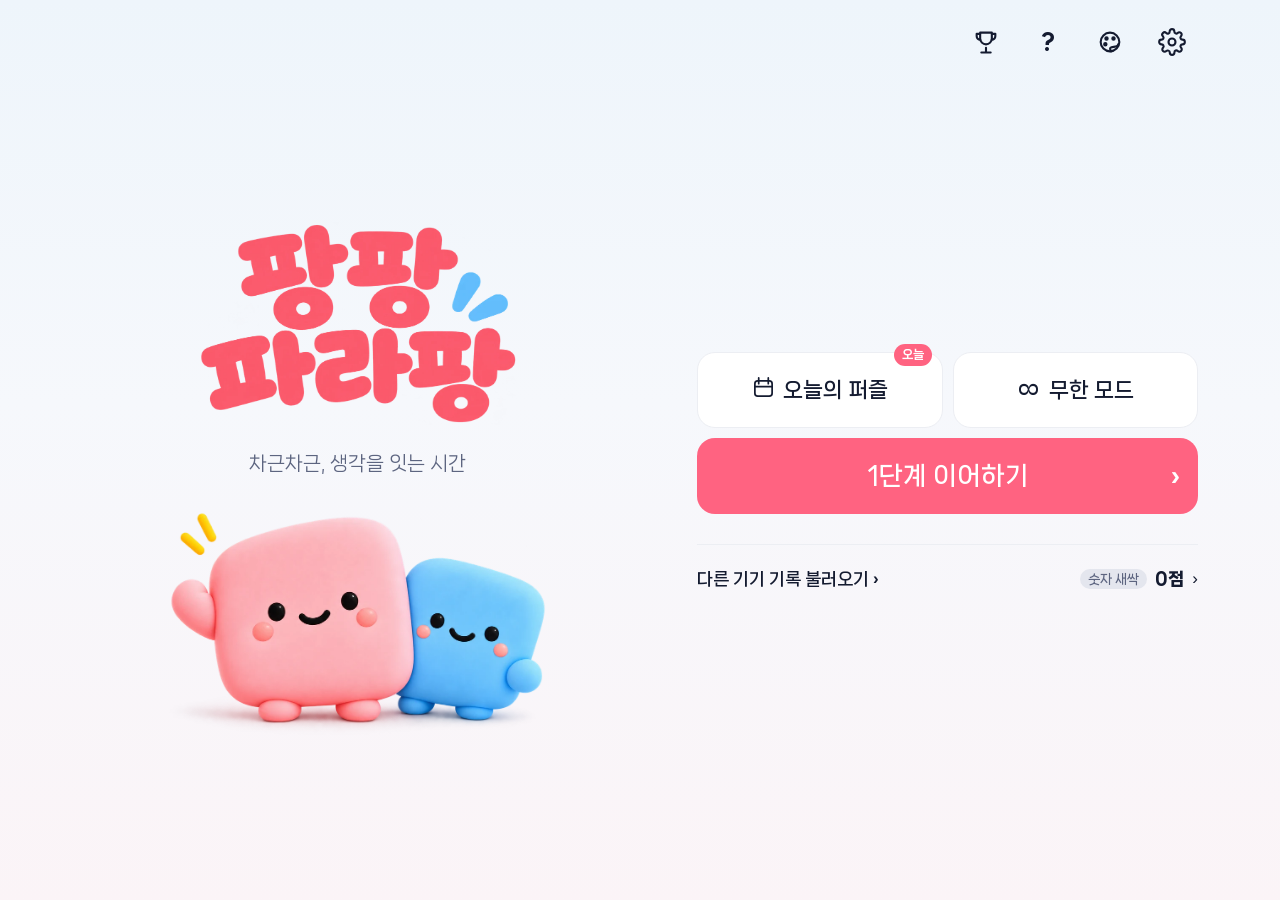
<file: index.html>
<!doctype html><html lang="ko"><head><meta charset="utf-8">
<meta name="viewport" content="width=device-width,initial-scale=1">
<title>팡팡파라팡</title>
<link rel="icon" type="image/png" href="app/src/main/assets/favicon-32.png"><link rel="apple-touch-icon" href="app/src/main/assets/apple-touch-icon.png">
<meta http-equiv="refresh" content="0; url=app/src/main/assets/index.html">
<script>location.replace('app/src/main/assets/index.html'+location.search)</script>
</head><body style="font-family:sans-serif;text-align:center;padding:40px">
<p><a href="app/src/main/assets/index.html">팡팡파라팡 시작하기</a></p>
</body></html>
</file>
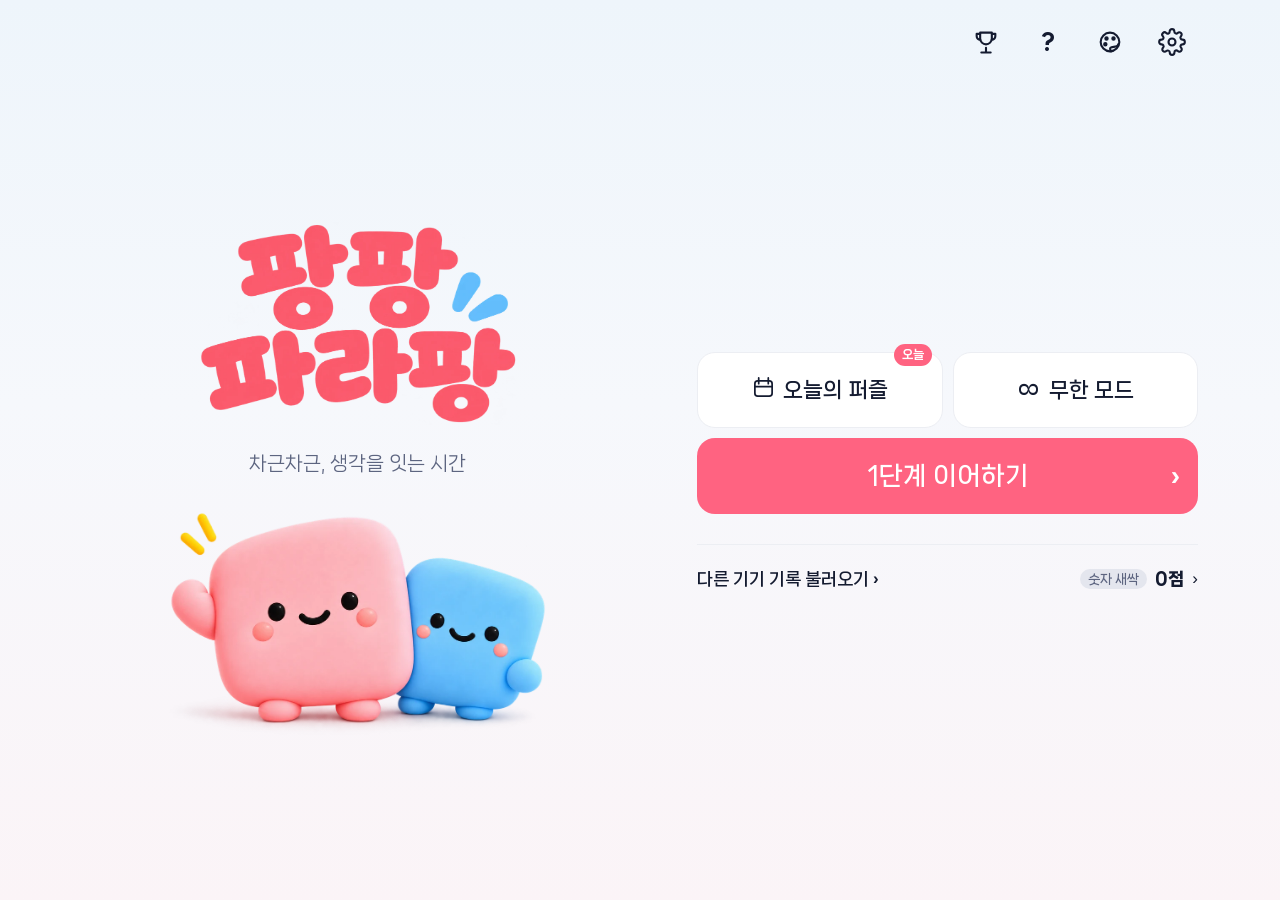
<file: app/src/main/assets/index.html>
<!doctype html><html lang="ko"><head><meta charset="utf-8"><meta name="viewport" content="width=device-width,initial-scale=1,viewport-fit=cover,user-scalable=no">
<title>팡팡파라팡</title>
<link rel="icon" type="image/png" sizes="32x32" href="favicon-32.png"><link rel="icon" type="image/png" sizes="192x192" href="icon-192.png"><link rel="apple-touch-icon" href="apple-touch-icon.png"><link rel="manifest" href="manifest.webmanifest"><meta name="apple-mobile-web-app-title" content="팡팡파라팡"><meta name="theme-color" content="#eef5fb">
<meta name="claude:viewport-fit-sides" content="cover">
<style id="fonts">@font-face{font-family:'NanumSquareNeo';font-weight:400;font-display:block;src:url([data-uri]) format('woff2')}
@font-face{font-family:'NanumSquareNeo';font-weight:700;font-display:block;src:url([data-uri]) format('woff2')}
@font-face{font-family:'NanumSquareNeo';font-weight:800;font-display:block;src:url([data-uri]) format('woff2')}
@font-face{font-family:'NanumSquareNeo';font-weight:900;font-display:block;src:url([data-uri]) format('woff2')}</style>
<style>
/* Layout: one-column phone app on a quiet lavender-gray ground. Flat rounded-square blocks:
   coral = plus, blue = minus, lavender = zero. NanumSquare Neo throughout (heavy for numbers); the title is a hand-built SVG logo (build/logo.py). */
:root{
  --bg:#F6F5FA; --surface:#FFFFFF; --ink:#26262F; --muted:#787887; --line:#E8E6F0;
  --pos:#F56A55; --pos-ink:#FFFFFF; --pos-deep:#D9533F;
  --neg:#4C8FF0; --neg-ink:#FFFFFF; --neg-deep:#3474D2;
  --zero:#E6E1F8; --zero-ink:#5A4DA6; --zero-deep:#CFC6EE;
  --plum-deep:#111118; --ok:#18A874; --ok-soft:#DDF4EA; --bad:#E5484D; --sel:#26262F; --accent:#26262F;
  --star:#FFC233; --lg1:#F56A55; --lg1d:#D9533F; --lg2:#F5A623; --lg2d:#D88A0E; --lg3:#26262F; --lg3d:#0E0E14; --lg4:#4C8FF0; --lg4d:#3474D2; --scrim:rgba(20,20,30,.45); --soft-shadow:0 1px 2px rgba(30,30,50,.05);
  --btn-shadow:0 6px 16px rgba(40,40,80,.09),0 1px 3px rgba(40,40,80,.05); --btn-shadow-press:0 2px 6px rgba(40,40,80,.08);
  --display:"NanumSquareNeo","Apple SD Gothic Neo","Malgun Gothic",sans-serif;
  --body:"NanumSquareNeo","Apple SD Gothic Neo","Malgun Gothic","Noto Sans KR",sans-serif;
}
@media (prefers-color-scheme: dark){:root:not([data-theme="light"]){
  --bg:#16161D; --surface:#22222C; --ink:#F3F2F8; --muted:#A3A2B2; --line:#30303D;
  --pos:#FF7A64; --pos-ink:#FFFFFF; --pos-deep:#C9503D;
  --neg:#5C9BFF; --neg-ink:#FFFFFF; --neg-deep:#346FCC;
  --zero:#3B3656; --zero-ink:#D7CFFF; --zero-deep:#2A2640;
  --plum-deep:#000000; --ok:#3DD69A; --ok-soft:#1C3D31; --bad:#FF6B70; --sel:#F3F2F8; --accent:#F3F2F8;
  --star:#FFCC4D; --lg1:#FF7A64; --lg1d:#C9503D; --lg2:#FFB23E; --lg2d:#C98712; --lg3:#F3F2F8; --lg3d:#8F8DA3; --lg4:#5C9BFF; --lg4d:#346FCC; --scrim:rgba(0,0,0,.6); --soft-shadow:none; --btn-shadow:0 6px 16px rgba(0,0,0,.28); --btn-shadow-press:0 2px 6px rgba(0,0,0,.25); color-scheme:dark}}
:root[data-theme="dark"]{
  --bg:#16161D; --surface:#22222C; --ink:#F3F2F8; --muted:#A3A2B2; --line:#30303D;
  --pos:#FF7A64; --pos-ink:#FFFFFF; --pos-deep:#C9503D;
  --neg:#5C9BFF; --neg-ink:#FFFFFF; --neg-deep:#346FCC;
  --zero:#3B3656; --zero-ink:#D7CFFF; --zero-deep:#2A2640;
  --plum-deep:#000000; --ok:#3DD69A; --ok-soft:#1C3D31; --bad:#FF6B70; --sel:#F3F2F8; --accent:#F3F2F8;
  --star:#FFCC4D; --lg1:#FF7A64; --lg1d:#C9503D; --lg2:#FFB23E; --lg2d:#C98712; --lg3:#F3F2F8; --lg3d:#8F8DA3; --lg4:#5C9BFF; --lg4d:#346FCC; --scrim:rgba(0,0,0,.6); --soft-shadow:none; --btn-shadow:0 6px 16px rgba(0,0,0,.28); --btn-shadow-press:0 2px 6px rgba(0,0,0,.25); color-scheme:dark}

[hidden]{display:none!important}
html,body{height:100%}
body{margin:0;background:var(--bg);color:var(--ink);font-family:var(--body);font-size:17px;
  -webkit-tap-highlight-color:transparent;user-select:none;-webkit-user-select:none;overflow-x:hidden}
.app{max-width:480px;margin:0 auto;min-height:100%;box-sizing:border-box;display:flex;flex-direction:column;gap:14px;
  padding-block:14px 22px;padding-left:max(16px,env(safe-area-inset-left,0px));padding-right:max(16px,env(safe-area-inset-right,0px))}
button{font-family:var(--body);color:inherit;cursor:pointer}
button:focus-visible{outline:3px solid var(--accent);outline-offset:3px}

/* chunky pressable */
.chunky{border:0;box-shadow:var(--btn-shadow);transition:transform .1s,box-shadow .1s}
.chunky:active:not(:disabled){transform:translateY(2px);box-shadow:var(--btn-shadow-press)}

/* ---------- Home ---------- */
.home{display:flex;flex-direction:column;gap:16px}
.hero{display:flex;align-items:center;gap:6px;margin-top:6px}
.hero{flex-direction:column;align-items:flex-start;gap:12px}
.logo-svg{display:block;width:min(100%,360px);height:auto;margin-top:10px;overflow:visible}
.logo{font-size:0;line-height:1;margin:0;color:var(--ink)}
.logo .p{color:var(--pos)} .logo .n{color:var(--neg)}
.tag{margin:6px 0 0;color:var(--muted);font-weight:700;font-size:16px}
.total{display:inline-block;margin-top:8px;background:var(--surface);border:2px solid var(--line);border-radius:999px;padding:4px 12px;font-weight:800;font-size:15px;color:var(--ink)}
.total::before{content:"★ ";color:var(--star)}
.total{border-width:1px}
.demo{background:var(--surface);border:1px solid var(--line);border-radius:24px;padding:16px 18px;box-shadow:var(--soft-shadow);display:flex;flex-direction:column;gap:12px}
.demo-row{display:flex;align-items:center;gap:8px;flex-wrap:wrap;font-family:var(--display);font-weight:900;font-size:26px;color:var(--muted)}
.mini{width:54px;height:54px;border-radius:17px;display:grid;place-items:center;font-family:var(--display);font-weight:900;font-size:28px;box-shadow:0 3px 0 var(--deep)}
.mini.ans{--deep:var(--ok-soft);background:var(--ok-soft);color:var(--ok)}
.demo p{margin:0;line-height:1.65;color:var(--muted);font-weight:500}
.demo b{color:var(--ink)}
.big-btn{border-radius:24px;padding:18px 20px;font-family:var(--display);font-weight:900;font-size:25px;display:flex;justify-content:space-between;align-items:center;gap:12px;text-align:left}
.big-btn small{font-family:var(--body);font-size:14px;font-weight:800;opacity:.85;text-align:right}
.stage-group{display:flex;flex-direction:column;gap:6px}
.link-btn{align-self:flex-end;background:none;border:0;color:var(--muted);font-weight:800;font-size:15px;padding:6px 8px;text-decoration:underline;text-underline-offset:3px}
.stepper{display:grid;grid-template-columns:60px 1fr 60px;align-items:center;gap:10px}
.stepper b{display:block;font-size:40px;font-weight:900;font-variant-numeric:tabular-nums}
.stepper small{display:block;min-height:1.3em;color:var(--star);font-weight:800;font-size:16px}
.stepper small.none{color:var(--muted);font-size:14px}
.card .stepper button{font-size:28px;padding:10px 0}
.pick-range{width:100%;accent-color:var(--pos)}
.card .danger{background:none;box-shadow:none;color:var(--muted);font-family:var(--body);font-size:14px;font-weight:700;text-decoration:underline;padding:4px}
.btn-stage{background:var(--pos);color:var(--pos-ink);--deep:var(--pos-deep)}
.btn-daily{background:var(--zero);color:var(--zero-ink);--deep:var(--zero-deep)}
.btn-endless{background:var(--neg);color:var(--neg-ink);--deep:var(--neg-deep)}

/* ---------- Game ---------- */
.top{display:flex;align-items:center;justify-content:space-between;gap:10px}
.top h2{margin:0;font-family:var(--display);font-weight:900;font-size:26px;font-weight:900}
.icon-btn{background:var(--surface);border:1px solid var(--line)!important;border-radius:999px;padding:9px 15px;font-size:16px;font-weight:800;--deep:var(--line)}
.hud{display:grid;grid-template-columns:1.1fr 1fr;gap:10px}
.target{position:relative;background:var(--ink);color:var(--bg);border-radius:26px;padding:12px 16px 12px 18px;display:flex;flex-direction:column;justify-content:center;overflow:hidden}

.target .lab{font-size:14px;font-weight:800;opacity:.8}
.target .val{font-family:var(--display);font-weight:900;font-size:68px;line-height:1.05;font-variant-numeric:tabular-nums}
.target .rule{font-size:13px;font-weight:700;opacity:.9;min-height:1.2em}
.stats{display:grid;grid-template-rows:repeat(3,1fr);gap:6px}
.stat{background:var(--surface);border:1px solid var(--line);border-radius:16px;padding:4px 14px;display:flex;justify-content:space-between;align-items:center;font-weight:800}
.stat span{color:var(--muted);font-size:14px}
.stat b{font-family:var(--display);font-weight:900;font-size:25px;font-variant-numeric:tabular-nums}
.stat.low b{color:var(--bad)}
.sumbar{min-height:52px;border-radius:999px;border:2px dashed var(--line);background:var(--surface);display:flex;align-items:center;justify-content:center;gap:6px;padding:6px 14px;font-weight:800;font-size:20px;font-variant-numeric:tabular-nums;text-align:center;transition:background .15s,border-color .15s}
.sumbar.idle{color:var(--muted);font-size:16px;font-weight:700}
.sumbar.hit{border-style:solid;border-color:var(--ok);background:var(--ok-soft);color:var(--ok)}
.sumbar .eq{font-family:var(--display);font-weight:900;font-size:30px;font-weight:900}

.board-wrap{display:flex;justify-content:center}
.board{position:relative;width:min(100%,460px,max(280px,calc(100svh - 360px)));aspect-ratio:1;max-width:100%;touch-action:none;background:var(--surface);border:1px solid var(--line);border-radius:28px;box-sizing:border-box;padding:6px;box-shadow:var(--soft-shadow)}
.tiles{position:absolute;inset:6px;overflow:hidden;border-radius:24px}
.tile{position:absolute;left:0;top:0;width:25%;height:25%;transition:transform .3s cubic-bezier(.3,1.4,.5,1);will-change:transform}
.tile .face{position:absolute;inset:5px 5px 9px;border-radius:24%;display:grid;place-items:center;font-family:var(--display);font-weight:900;font-size:clamp(30px,9.5vw,44px);font-variant-numeric:tabular-nums;box-shadow:0 4px 0 var(--deep);transition:transform .14s cubic-bezier(.3,1.6,.5,1),box-shadow .14s}
.p{background:var(--pos);color:var(--pos-ink);--deep:var(--pos-deep)}
.n{background:var(--neg);color:var(--neg-ink);--deep:var(--neg-deep)}
.z{background:var(--zero);color:var(--zero-ink);--deep:var(--zero-deep)}
.logo .p,.logo .n{background:none;border:0}
.tile.sel .face{transform:translateY(-3px);box-shadow:0 4px 0 var(--deep),0 0 0 2px var(--surface),0 0 0 5px var(--sel)}
.tile.hint .face{animation:hint .5s ease-in-out 3 alternate}
.tile.pop .face{animation:pop .22s ease-in forwards}
.tile.shake .face{animation:shake .3s}
@keyframes pop{40%{transform:scale(1.2,.8)}100%{transform:scale(0);opacity:0}}
@keyframes shake{25%{transform:translateX(-6px)}75%{transform:translateX(6px)}}
@keyframes hint{to{box-shadow:0 4px 0 var(--deep),0 0 0 2px var(--surface),0 0 0 5px var(--ok);transform:translateY(-4px)}}
.path{position:absolute;inset:6px;pointer-events:none;width:calc(100% - 12px);height:calc(100% - 12px)}
.path polyline{fill:none;stroke:var(--sel);stroke-width:10;stroke-linecap:round;stroke-linejoin:round;opacity:.18}
.actions{display:grid;grid-template-columns:repeat(3,1fr);gap:10px}
.act{background:var(--surface);border:1px solid var(--line)!important;--deep:var(--line);border-radius:20px;padding:10px 6px 8px;font-family:var(--display);font-weight:900;font-size:19px;display:flex;flex-direction:column;align-items:center;gap:1px}
.act svg{width:26px;height:26px;stroke:var(--ink);fill:none;stroke-width:2.4;stroke-linecap:round;stroke-linejoin:round}
.act small{font-family:var(--body);font-size:12px;color:var(--muted);font-weight:800;font-variant-numeric:tabular-nums}
.act:disabled{opacity:.45;cursor:default}

.toast{position:fixed;left:50%;bottom:calc(24px + env(safe-area-inset-bottom,0px));transform:translate(-50%,20px);background:var(--ink);color:var(--bg);padding:13px 22px;border-radius:999px;font-weight:800;font-size:17px;opacity:0;transition:.2s;pointer-events:none;max-width:calc(100% - 40px);text-align:center;z-index:20}
.toast.show{opacity:1;transform:translate(-50%,0)}
.float{position:absolute;font-family:var(--display);font-weight:900;font-size:var(--fs,30px);color:var(--ok);pointer-events:none;animation:up .9s ease-out forwards;z-index:5;text-shadow:0 3px 0 var(--surface)}
@keyframes up{to{transform:translateY(-60px);opacity:0}}

.modal{position:fixed;inset:0;background:var(--scrim);display:grid;place-items:center;padding:20px;z-index:30}
.card{background:var(--surface);border:1px solid var(--line);border-radius:28px;padding:26px 22px 22px;width:min(100%,380px);box-sizing:border-box;display:flex;flex-direction:column;gap:14px;text-align:center;animation:cardIn .3s cubic-bezier(.3,1.5,.5,1)}
@keyframes cardIn{from{transform:scale(.85);opacity:0}}
.card h3{margin:0;font-family:var(--display);font-weight:900;font-size:34px;text-wrap:balance}
.card p{margin:0;color:var(--muted);font-weight:700;line-height:1.5}
.card .score{font-family:var(--display);font-weight:900;font-size:50px;color:var(--ink);font-variant-numeric:tabular-nums}
.card .row{display:grid;grid-template-columns:1fr 1fr;gap:10px}
.card button{border:0;border-radius:20px;padding:15px;font-family:var(--display);font-weight:900;font-size:20px;box-shadow:var(--btn-shadow);transition:transform .1s,box-shadow .1s}
.card button:active{transform:translateY(2px);box-shadow:var(--btn-shadow-press)}
.primary{background:var(--pos);color:var(--pos-ink);--deep:var(--pos-deep)}
.secondary{background:var(--bg);color:var(--ink);--deep:var(--line);border:1px solid var(--line)!important}
.stars{font-size:50px;letter-spacing:6px;line-height:1;color:var(--line)}
.stars .on{color:var(--star);display:inline-block;animation:starIn .45s cubic-bezier(.3,1.6,.5,1) backwards}
.stars .on:nth-child(2){animation-delay:.18s}.stars .on:nth-child(3){animation-delay:.36s}
@keyframes starIn{from{transform:scale(0) rotate(-40deg)}}
.meta{display:flex;justify-content:center;gap:10px;flex-wrap:wrap;font-weight:800;color:var(--ink);font-variant-numeric:tabular-nums}
.meta span{background:var(--bg);border:1px solid var(--line);border-radius:999px;padding:5px 12px;font-size:15px}
.spark{position:absolute;width:13px;height:13px;border-radius:50%;pointer-events:none;z-index:6;animation:spark .6s ease-out forwards}
@keyframes spark{to{transform:translate(var(--dx),var(--dy)) scale(.2);opacity:0}}
.flash{position:absolute;inset:0;border-radius:28px;background:var(--star);opacity:0;pointer-events:none;z-index:4;animation:flash .45s ease-out}
@keyframes flash{30%{opacity:.35}}
.board.quake{animation:quake .4s}
@keyframes quake{20%{transform:translate(-5px,2px) rotate(-1deg)}40%{transform:translate(5px,-2px) rotate(1deg)}60%{transform:translate(-3px,1px)}80%{transform:translate(3px,0)}}
.banner{position:absolute;left:50%;top:50%;transform:translate(-50%,-50%);font-family:var(--display);font-weight:900;font-size:clamp(44px,14vw,70px);white-space:nowrap;pointer-events:none;z-index:7;-webkit-text-stroke:3px var(--surface);paint-order:stroke fill;color:var(--pos);animation:banner .9s ease-out forwards}
@keyframes banner{0%{transform:translate(-50%,-50%) scale(.3) rotate(-8deg)}25%{transform:translate(-50%,-50%) scale(1.12) rotate(3deg)}80%{opacity:1}100%{transform:translate(-50%,-70%) scale(1);opacity:0}}
@media (prefers-reduced-motion:reduce){.spark,.flash,.banner{display:none}.board.quake,.card{animation:none}.stars .on{animation:none}.tile,.tile .face{transition:none}.tile .face{animation:none!important}}
</style>
<link rel="stylesheet" href="redesign.css">
<div class="app" id="app">
  <!-- HOME -->
  <section class="home" id="home">
<div class="home-tools"><button class="quiet-icon" id="homeSound" aria-label="소리 켜고 끄기"></button><button class="quiet-icon" id="btnVibe" aria-label="진동 켜고 끄기"></button><button class="quiet-icon" id="btnRank" aria-label="랭킹"></button><button class="quiet-icon" id="btnHelp" aria-label="게임 방법">?</button><button class="quiet-icon" id="btnTheme" aria-label="색 테마 선택">◉</button><button class="quiet-icon" id="btnSettings" aria-label="설정"></button><button class="quiet-icon" id="btnAppearance" aria-label="밝기 모드 변경">☼</button></div>
<div class="hero-art"><img class="brand-art" src="logo.webp" alt="팡팡파라팡"><p class="tag">차근차근, 생각을 잇는 시간</p><div class="mascot-wrap home-mascot"><span class="acc" aria-hidden="true"></span><img class="mascot-art" src="mascots.webp" alt="손을 흔드는 분홍색과 하늘색 블록 친구"></div></div>
<div class="home-modes"><button class="big-btn btn-daily" id="btnDaily"><span class="mode-icon" aria-hidden="true"><svg viewBox="0 0 24 24"><rect x="3" y="5" width="18" height="16" rx="3"/><path d="M7 2v6M17 2v6M3 11h18"/></svg></span>오늘의 퍼즐<small class="minor-label" id="dailyLabel"></small><span class="day-badge" id="dailyBadge"></span></button><button class="big-btn btn-endless" id="btnEndless"><span class="mode-icon" aria-hidden="true">∞</span>무한 모드<small class="minor-label" id="bestLabel"></small></button><button class="big-btn btn-stage" id="btnContinue"><span id="contLabel">1단계 이어하기</span></button></div>
<div class="home-foot"><button class="link-btn" id="btnPick" hidden>지난 단계 다시하기 ›</button><button class="link-btn" id="btnCloudIn" hidden>다른 기기 기록 불러오기 ›</button><button class="total wallet-btn" id="totalLabel"></button></div></section>

  <!-- GAME -->
  <section id="game" hidden style="display:flex;flex-direction:column;gap:12px">
    <div class="top">
      <button class="icon-btn chunky" id="btnHome" aria-label="처음 화면">‹ 처음</button>
      <h2 id="title">1단계</h2>
      <button class="icon-btn chunky" id="btnRetry">다시하기</button>
    </div>
    <div class="hud">
      <div class="target"><span class="lab">목표 숫자</span><span class="val" id="target">7</span><span class="rule" id="rule"></span></div>
      <div class="stats">
        <div class="stat" id="stGoalBox"><span id="goalLab">남은 블록</span><b id="goal">5</b></div>
        <div class="stat" id="stMovesBox"><span>남은 기회</span><b id="moves">15</b></div>
        <div class="stat score-stat"><span>점수</span><b id="score">0</b></div>
      </div>
    </div>
    
    <div class="board-wrap">
      <div class="board" id="board">
        <div class="tiles" id="tiles"></div>
        <svg class="path" viewBox="0 0 400 400" preserveAspectRatio="none"><defs><filter id="goo" x="-10%" y="-10%" width="120%" height="120%" color-interpolation-filters="sRGB"><feGaussianBlur in="SourceGraphic" stdDeviation="5" result="b"/><feColorMatrix in="b" mode="matrix" values="1 0 0 0 0  0 1 0 0 0  0 0 1 0 0  0 0 0 20 -8"/></filter></defs><polyline id="line" points=""/><g id="bridges"></g></svg>
      </div>
    </div>
    <div class="sumbar idle" id="sumbar">숫자를 이어 보세요</div>
    <div class="actions">
      <button class="act chunky" id="btnShuffle"><svg viewBox="0 0 24 24"><path d="M3 7h3c5 0 7 10 12 10h3M3 17h3c2 0 3.5-1.6 4.7-3.6M13.3 9.6C14.5 8 16 7 18 7h3M18 4l3 3-3 3M18 14l3 3-3 3"/></svg>섞기<small id="shufN">3번 남음</small></button>
      <button class="act chunky" id="btnHint"><svg viewBox="0 0 24 24"><path d="M9 18h6M10 21h4M12 3a6 6 0 0 0-3.5 10.9c.6.5 1 1.2 1 2V16h5v-.1c0-.8.4-1.5 1-2A6 6 0 0 0 12 3z"/></svg>힌트<small id="hintN">3번 남음</small></button>
      <button class="act chunky" id="btnSound"><svg viewBox="0 0 24 24"><path d="M4 9h4l5-4v14l-5-4H4z"/><path d="M16.5 8.5a5 5 0 0 1 0 7M19 6a8.5 8.5 0 0 1 0 12"/></svg>소리<small id="soundN">켜짐</small></button>
    </div>
  </section>
</div>

<div class="modal" id="modal" hidden><div class="card" id="modalCard"></div></div>
<div class="toast" id="toast"></div>

<script>
(()=>{
const N=4;
const $=id=>document.getElementById(id);

/* ---------- storage ---------- */
const save={unlocked:1,best:0,cleared:[],sound:true};
try{Object.assign(save,JSON.parse(localStorage.getItem('sumpop')||'{}'))}catch(e){}
function persistLocal(){try{localStorage.setItem('sumpop',JSON.stringify(save))}catch(e){}}
// 저장할 때마다 잠시 뒤 클라우드에도 올려요(아래 '진행 기록 클라우드 저장')
function persist(){save.savedAt=Date.now();persistLocal();if(typeof window.__pangCloud==='function')window.__pangCloud()}
// Points: `wallet` is spendable, `lifetime` only grows and sets the title. Existing players start with what they had.
if(save.wallet===undefined)save.wallet=save.total||0;
if(save.lifetime===undefined)save.lifetime=save.total||0;
function earn(n){n=Math.max(0,Math.round(n||0));save.wallet+=n;save.lifetime+=n;persist();return n}

/* ---------- seeded random ---------- */
function mulberry32(a){return()=>{a|=0;a=a+0x6D2B79F5|0;let t=Math.imul(a^a>>>15,1|a);t=t+Math.imul(t^t>>>7,61|t)^t;return((t^t>>>14)>>>0)/4294967296}}
let rnd=Math.random;
const ri=(a,b)=>a+Math.floor(rnd()*(b-a+1));

/* ---------- level design ---------- */
// Difficulty tiers start at levels 1, 10, 30, 60, 100, then every 100 (200, 300, …).
function tierOf(n){return n<10?0:n<30?1:n<60?2:n<100?3:3+Math.floor(n/100)}
function tierStart(k){return [1,10,30,60][k]??(k-3)*100}
function levelCfg(n){
  const r=mulberry32(n*7919+17);const pick=a=>a[Math.floor(r()*a.length)];
  const k=tierOf(n),p=n-tierStart(k);let c;
  if(k===0)c={min:1,max:n<=4?5:6,zero:0,target:pick(n<=3?[5,6,7]:[5,6,7,8,9]),goal:3+Math.ceil(n/2),minLen:2};
  else if(k===1)c={min:-3,max:6,zero:.06,target:pick([2,3,4,5,6,7]),goal:5+Math.floor(p/5),minLen:p>=12&&p%3===2?3:2};
  else if(k===2)c={min:-5,max:8,zero:.07,target:pick([-3,-2,-1,1,2,3,4,5,6,7,8,9]),goal:6+Math.floor(p/6),minLen:p%4===3?3:2};
  else if(k===3)c={min:-10,max:10,zero:.08,target:pick([-8,-5,-3,-1,0,2,4,6,7,9,10]),goal:7+Math.floor(p/8),minLen:p%3===2?3:2,autoShuffle:true};
  else c={min:-10,max:10,zero:Math.max(.03,.08-.01*(k-3)),target:pick([-10,-8,-6,-3,-1,0,1,3,5,7,9,10]),
          goal:Math.min(16,8+(k-4)+Math.floor(p/25)),minLen:k>=6&&p%2?4:3,autoShuffle:true};
  c.blocks=c.goal*3; // goal = number of blocks to pop; moves = how many pops you get
  // Moves. Wrong sums cost a move, so 1–29 keep a roomy buffer. From 30 on, pairing two blocks
  // at a time is no longer enough: you need to average about 3 per pop (tuned by simulation).
  const E=(k===2?2:1)+Math.ceil(c.goal/6);
  c.moves=k===0?Math.ceil(c.blocks/2)+5:k===1?Math.ceil(c.blocks/2)+4:k===2?Math.ceil(c.blocks/2.7)+E:k===3?Math.ceil(c.blocks/2.9)+E:Math.ceil(c.blocks/(c.minLen+.4))+E;
  c.shuffles=k>=3?2:3;
  // Number locks from 200: a locked block can't be used until a pop happens right next to it.
  // From 300 some locks are double (two nearby pops). Locks cost a little room, so add a couple of moves.
  if(k>=5){c.lockP=Math.min(.2,.12+.02*(k-5));c.lock2=k>=6?.3:0;c.moves+=1}
  c.seed=n*104729+3;
  return c;
}
const TIER_NOTE={
  10:['이제 음수가 나와요','<span class="chip n">−2</span> 같은 빼기 블록이 나와요. 5에 −2를 이으면 3이 돼요.<br><span class="chip z">0</span> 블록은 합을 바꾸지 않는 다리예요.'],
  30:['이제 길게 이어야 해요','블록이 −5부터 8까지 나오고, 목표가 음수일 때도 있어요.<br>기회가 빠듯해져요. 한 번에 <b>3개 이상</b>씩 길게 이어 보세요.'],
  60:['판이 저절로 섞여요','−10부터 10까지 모든 숫자가 나와요.<br>3번 터뜨릴 때마다 판이 한 번씩 섞여요. 섞기 버튼은 판마다 2번이에요.'],
  100:['100단계 돌파!','이제부터는 항상 3개 이상 이어야 터져요.'],
  200:['숫자 잠금이 나와요','<span class="chip lockchip">7</span>처럼 <b>회색으로 흐린 블록</b>은 잠겨 있어서 이을 수 없어요.<br><b>바로 옆에서 팡</b> 터뜨리면 잠금이 풀려요.'],
  300:['이중 잠금이 나와요','<span class="chip lockchip two">7</span>처럼 <b>더 진한 회색 블록</b>은 옆에서 <b>두 번</b> 터뜨려야 풀려요.']
};
function tierNote(n){
  if(n<10||n!==tierStart(tierOf(n)))return null;
  return TIER_NOTE[n]||[`${n}단계 돌파!`,'목표 횟수가 늘고 0 블록이 줄어요.'+(tierOf(n)>=6?'<br>4개 이상 이어야 하는 판도 나와요.':'')+' 천천히 생각하고 이어 보세요.'];
}
// Endless: long chains give moves back, but less and less as the run goes on, so even strong players
// eventually finish (simulated: ~22 pops for a careless player, ~100 average, ~190 strong).
function endlessBonus(len,n){return len>=5?(n<60?2:n<150?1:0):len===4?(n<30?2:n<80?1:0):len===3?(n<20?1:0):0}
function endlessTier(pops){
  if(pops<8)return{min:1,max:6,zero:0,targets:[5,6,7,8,9]};
  if(pops<20)return{min:-3,max:6,zero:.06,targets:[2,3,4,5,6,7]};
  if(pops<40)return{min:-5,max:8,zero:.07,targets:[-3,-1,1,2,4,5,6,8,9]};
  return{min:-10,max:10,zero:.08,targets:[-7,-4,-2,0,1,3,5,7,9,10]};
}

/* ---------- state ---------- */
let S=null, tileId=0;
const els=new Map();

function genValue(){
  for(let k=0;k<20;k++){const v=rawValue();if(v!==S.target)return v}
  return rawValue();
}
function rawValue(){
  const c=S.cfg;
  if(c.zero&&rnd()<c.zero)return 0;
  if(c.min>0)return ri(c.min,c.max);
  const posP=S.target>=0?0.6:0.4;
  return rnd()<posP?ri(1,c.max):-ri(1,-c.min);
}
function genLock(){
  const c=S.cfg;if(!c.lockP||rnd()>=c.lockP)return 0;
  if((S.board||[]).filter(t=>t&&t.lock).length>=4)return 0;
  return c.lock2&&rnd()<c.lock2?2:1;
}
const newTile=()=>{const t={id:++tileId,v:genValue()},l=genLock();if(l)t.lock=l;return t};
const free=t=>t&&!t.lock;
// After a pop, every locked block touching the popped ones loses one lock (once per pop).
function unlockAround(p){
  const hit=new Set();p.forEach(i=>NB[i].forEach(j=>{if(!p.includes(j)&&S.board[j]&&S.board[j].lock)hit.add(j)}));
  hit.forEach(j=>{S.board[j].lock--;if(!S.board[j].lock)delete S.board[j].lock});
  return [...hit];
}

/* ---------- solver (finds one valid path) ---------- */
function neighbors(i){const r=Math.floor(i/N),c=i%N,o=[];
  for(let dr=-1;dr<=1;dr++)for(let dc=-1;dc<=1;dc++){if(!dr&&!dc)continue;const rr=r+dr,cc=c+dc;if(rr>=0&&rr<N&&cc>=0&&cc<N)o.push(rr*N+cc)}return o}
const NB=[...Array(N*N)].map((_,i)=>neighbors(i));
function findSolution(){
  const B=S.board,need=Math.max(2,S.minLen),maxD=6,path=[],used=new Array(N*N).fill(false);
  function dfs(i,sum){
    path.push(i);used[i]=true;
    if(path.length>=need&&sum===S.target)return true;
    if(path.length<maxD)for(const j of NB[i])if(!used[j]&&free(B[j])&&dfs(j,sum+B[j].v))return true;
    path.pop();used[i]=false;return false;
  }
  for(let i=0;i<N*N;i++)if(free(B[i])&&dfs(i,B[i].v))return path.slice();
  return null;
}
// Longest valid chain up to `cap` blocks — the hint teaches long chains (more stars, fewer moves).
function findBest(cap){
  const B=S.board,need=Math.max(2,S.minLen),path=[],used=new Array(N*N).fill(false);let best=null;
  function dfs(i,sum){
    path.push(i);used[i]=true;
    if(path.length>=need&&sum===S.target&&(!best||path.length>best.length))best=path.slice();
    if(path.length<cap&&!(best&&best.length===cap))for(const j of NB[i])if(!used[j]&&free(B[j]))dfs(j,sum+B[j].v);
    path.pop();used[i]=false;
  }
  for(let i=0;i<N*N;i++)if(free(B[i]))dfs(i,B[i].v);
  return best;
}
function fillSolvable(){
  for(let k=0;k<80;k++){S.board=[...Array(N*N)].map(newTile);let n=0;S.board.forEach(t=>{if(t.lock&&++n>4)delete t.lock});if(findSolution())return}
}

/* ---------- start ---------- */
function startLevel(n){
  const cfg=levelCfg(n);rnd=mulberry32(cfg.seed);
  S={mode:'stage',level:n,cfg,target:cfg.target,minLen:cfg.minLen,goal:cfg.blocks,moves:cfg.moves,score:0,popCount:0,pops:0,blocks:0,streak:0,shuffles:cfg.shuffles,hints:3,path:[],busy:false,over:false,restart:()=>startLevel(n)};
  boot();
  const note=tierNote(n);save.notes=save.notes||[];
  if(note&&!save.notes.includes(n)){save.notes.push(n);persist();
    modal(`<h3>${note[0]}</h3><p>${note[1]}</p><button class="primary" data-a="ok">시작하기</button>`,{ok:()=>{}})}
}
/* ---------- in-progress save (so a phone call or app switch never loses the board) ---------- */
function saveRun(){
  if(!S||S.over||S.board.some(t=>!t))return;
  save.run={mode:S.mode,level:S.level,dkey:S.dkey,cfg:S.cfg,target:S.target,minLen:S.minLen,goal:S.goal,moves:S.moves,score:S.score,
    popCount:S.popCount,pops:S.pops,blocks:S.blocks,streak:S.streak,shuffles:S.shuffles,hints:S.hints,shuffledAt3:!!S.shuffledAt3,
    elapsed:Date.now()-S.t0,board:S.board.map(t=>t.lock?[t.v,t.lock]:t.v)};
  persist();
}
function clearRun(){if(save.run){save.run=null;persist()}}
function savedRun(mode){
  const r=save.run;if(!r||r.mode!==mode)return null;
  if(mode==='stage'&&r.level!==save.unlocked)return null;
  if(mode==='daily'&&r.dkey!==todayKey())return null;
  return r;
}
function resumeRun(r){
  rnd=Math.random;
  const restart=r.mode==='stage'?()=>startLevel(r.level):r.mode==='daily'?startDaily:startEndless;
  S=Object.assign({},r,{path:[],busy:false,over:false,restart,board:r.board.map(v=>Array.isArray(v)?{id:++tileId,v:v[0],lock:v[1]}:{id:++tileId,v})});
  delete S.elapsed;
  boot(true);S.t0=Date.now()-(r.elapsed||0);
  toast('하던 판을 이어서 해요');setTimeout(checkDead,500);
}
/* ---------- daily puzzle ---------- */
function dayKey(d){return d.getFullYear()*10000+(d.getMonth()+1)*100+d.getDate()}
function todayKey(){return dayKey(new Date())}
function yesterdayKey(){const d=new Date();d.setDate(d.getDate()-1);return dayKey(d)}
function dailyCfg(key){
  const r=mulberry32(key*31+7),pick=a=>a[Math.floor(r()*a.length)];
  const p=pick([
    {min:1,max:7,zero:0,targets:[8,9,10,11]},
    {min:-3,max:6,zero:.06,targets:[3,4,5,6,7]},
    {min:-5,max:8,zero:.07,targets:[-2,1,3,5,7,9]},
    {min:-10,max:10,zero:.08,targets:[-5,-1,0,4,8]}]);
  const c={min:p.min,max:p.max,zero:p.zero,target:pick(p.targets),minLen:r()<.3?3:2,shuffles:3,autoShuffle:r()<.25,blocks:24};
  c.moves=c.minLen>2?Math.ceil(24/3)+2:13;c.seed=key*7+1;return c;
}
function startDaily(){
  const key=todayKey(),cfg=dailyCfg(key);rnd=mulberry32(cfg.seed);
  S={mode:'daily',level:0,dkey:key,cfg,target:cfg.target,minLen:cfg.minLen,goal:cfg.blocks,moves:cfg.moves,score:0,popCount:0,pops:0,blocks:0,streak:0,shuffles:cfg.shuffles,hints:3,path:[],busy:false,over:false,restart:startDaily};
  boot();
}
function startEndless(){
  rnd=Math.random;const t=endlessTier(0);
  S={mode:'endless',level:0,cfg:t,target:t.targets[ri(0,t.targets.length-1)],minLen:2,goal:4,moves:15,score:0,pops:0,blocks:0,streak:0,shuffles:3,hints:3,path:[],busy:false,over:false,restart:startEndless};
  boot();
}
function boot(resumed){
  els.forEach(e=>e.remove());els.clear();
  if(!resumed)fillSolvable();
  $('home').hidden=true;$('game').hidden=false;
  S.t0=Date.now();render(true);updateHud();clearPath();window.scrollTo(0,0);armIdle();
  if(!resumed&&S.mode==='stage'&&S.level===1&&!save.tut)setTimeout(startCoach,450);
}

/* ---------- render ---------- */
function cls(v){return v>0?'p':v<0?'n':'z'}
function fmt(v){return v<0?'−'+(-v):String(v)}
// Korean particle after a number: 5로, 3으로, 10으로 (reads 오/삼/십)
// 받침 있는 숫자 읽기(영·일·삼·육·칠·팔·십)면 '이에요', 없으면 '예요'
function ieyo(v){const a=Math.abs(v);return a%10===0||[1,3,6,7,8].includes(a%10)?'이에요':'예요'}
function ro(v){const a=Math.abs(v);return a%10===0||[3,6].includes(a%10)?'으로':'로'}
const LOCK_SVG='<svg viewBox="0 0 24 24"><rect x="5" y="10.5" width="14" height="10" rx="2.6"/><path d="M8.5 10.5V8a3.5 3.5 0 0 1 7 0v2.5" fill="none"/></svg>';
let lockTipShown=false;
function lockedTap(i){if(!lockTipShown||Math.random()<.35){lockTipShown=true;toast('잠긴 블록이에요. 바로 옆에서 팡 터뜨리면 풀려요')}const el=els.get(S.board[i].id);el?.classList.remove('shake');el?.getBoundingClientRect();el?.classList.add('shake')}
function render(spawnAll){
  const seen=new Set();
  S.board.forEach((t,i)=>{
    if(!t)return;seen.add(t.id);
    const r=Math.floor(i/N),c=i%N;let el=els.get(t.id);
    const pos=`translate(${c*100}%,${r*100}%)`;
    if(!el){
      el=document.createElement('div');el.className='tile';
      el.innerHTML=`<div class="face ${cls(t.v)}">${fmt(t.v)}</div><span class="lock" aria-hidden="true"></span>`;
      const from=t.from!=null?t.from:(spawnAll?r-N:r);
      el.style.transition='none';el.style.transform=`translate(${c*100}%,${from*100}%)`;
      $('tiles').appendChild(el);els.set(t.id,el);el.getBoundingClientRect();el.style.transition='';delete t.from;
    }
    el.style.transform=pos;
    el.classList.toggle('sel',S.path.includes(i));
    const lk=t.lock||0;if(el.dataset.lock!==String(lk)){
      if(el.dataset.lock&&lk<+el.dataset.lock){el.classList.remove('unlock');el.getBoundingClientRect();el.classList.add('unlock')}
      el.dataset.lock=lk;el.classList.toggle('locked',!!lk);
}
  });
  els.forEach((el,id)=>{if(!seen.has(id)){el.remove();els.delete(id)}});
}
function updateHud(){
  const st=S.mode!=='endless';
  $('title').textContent=S.mode==='stage'?`${S.level}단계`:S.mode==='daily'?'오늘의 퍼즐':'무한 모드';
  $('target').textContent=fmt(S.target);
  const rp=[];if(S.minLen>2)rp.push(`${S.minLen}개 이상 잇기`);
  if(S.cfg.autoShuffle)rp.push(`${3-S.popCount%3}번 더 팡 하면 섞임`);
  if(!st)rp.push(`${S.goal}번 더 팡 하면 목표 바뀜`);
  $('rule').textContent=rp.join(' · ');
  $('goalLab').textContent=st?'남은 블록':'터뜨린 수';
  $('goal').textContent=st?Math.max(0,S.goal):S.pops;
  $('moves').textContent=S.moves;
  $('stMovesBox').classList.toggle('low',S.moves<=3);
  $('score').textContent=S.score.toLocaleString();
  $('shufN').textContent=`${S.shuffles}번 남음`;$('btnShuffle').disabled=S.shuffles<=0;
  $('hintN').textContent=`${S.hints}번 남음`;$('btnHint').disabled=S.hints<=0;
  $('soundN').textContent=save.sound?'켜짐':'꺼짐';
  $('btnRetry').textContent=st?'다시하기':'새 판';
  $('goalLab').textContent=st?'블록':'터뜨린 수';$('goal').textContent=st?`${S.blocks}/${S.cfg.blocks}`:S.pops;
  const bh=save.bonusHints||0;
  const bsh=save.bonusShuffles||0;$('btnShuffle').disabled=S.shuffles<=0&&bsh<=0;
  $('shufN').textContent=bsh?`${S.shuffles}+${bsh}`:S.shuffles;$('hintN').textContent=bh?`${S.hints}+${bh}`:S.hints;$('btnHint').disabled=S.hints<=0&&bh<=0;syncSound();
  saveRun();
}

/* ---------- path / sum bar ---------- */
function clearPath(){S.path=[];drawPath()}
function drawPath(){
  const p=S.path;$('bridges').classList.remove('fade');drawBridges(p);
  $('line').setAttribute('points',p.map(i=>`${(i%N)*100+50},${Math.floor(i/N)*100+50}`).join(' '));
  els.forEach(el=>el.classList.remove('sel'));
  p.forEach(i=>{const t=S.board[i];t&&els.get(t.id)?.classList.add('sel')});
  const bar=$('sumbar');
  const tapBtns=n=>`<span class="tap-btns"><button class="tap-clear" type="button" ${n?'':'disabled'}>지우기</button><button class="tap-go" type="button" ${n<2?'disabled':''}>팡!</button></span>`;
  if(!p.length){
    if(save.tapMode){bar.className='sumbar idle tapping';bar.innerHTML='<span>숫자를 하나씩 눌러 이어 보세요</span>'+tapBtns(0);return}
    bar.className='sumbar idle';bar.textContent='숫자를 눌러 이어 보세요';return}
  const vals=p.map(i=>S.board[i].v),sum=vals.reduce((a,b)=>a+b,0);
  const expr=vals.map((v,k)=>k===0?fmt(v):(v<0?`+ (${fmt(v)})`:`+ ${v}`)).join(' ');
  bar.className='sumbar'+(save.tapMode?' tapping':'')+(sum===S.target&&p.length>=Math.max(2,S.minLen)?' hit':'');
  bar.innerHTML=`<span>${p.length>1?expr+' =':''}</span><span class="eq">${fmt(sum)}</span>`+
    (save.tapMode?tapBtns(p.length):'');
}

/* ---------- input ---------- */
const board=$('board');let dragging=false;
function cellAt(x,y,loose){
  const r=$('tiles').getBoundingClientRect(),cs=r.width/N;
  const cx=(x-r.left)/cs,cy=(y-r.top)/cs,c=Math.floor(cx),rw=Math.floor(cy);
  if(c<0||c>=N||rw<0||rw>=N)return -1;
  const dx=cx-c-.5,dy=cy-rw-.5;
  if(!loose&&Math.hypot(dx,dy)>.42)return -1; // center zone only, so diagonals feel precise
  return rw*N+c;
}
board.addEventListener('pointerdown',e=>{
  if(S.busy||S.over)return;const i=cellAt(e.clientX,e.clientY,true);if(i<0||!S.board[i])return;
  if(S.board[i].lock){lockedTap(i);e.preventDefault();return}
  if(save.tapMode){audioInit();tapSelect(i);e.preventDefault();return}
  audioInit();dragging=true;board.setPointerCapture(e.pointerId);S.path=[i];drawPath();e.preventDefault();
});
board.addEventListener('pointermove',e=>{
  if(!dragging)return;const i=cellAt(e.clientX,e.clientY,false);if(i<0)return;
  const p=S.path,last=p[p.length-1];if(i===last)return;
  if(p.length>1&&i===p[p.length-2]){p.pop();drawPath();return}
  if(!p.includes(i)&&NB[last].includes(i)&&free(S.board[i])){p.push(i);drawPath();tick()}
});
const end=()=>{if(!dragging)return;dragging=false;resolve()};
board.addEventListener('pointerup',end);board.addEventListener('pointercancel',end);

// Tap mode: tap blocks one by one, then press 팡!
function tapSelect(i){
  const p=S.path,last=p[p.length-1];
  if(p.length&&i===last)p.pop();
  else if(p.includes(i))p.length=p.indexOf(i)+1;
  else if(p.length&&NB[last].includes(i))p.push(i);
  else S.path=[i];
  drawPath();tick();
}
$('sumbar').addEventListener('click',e=>{
  if(e.target.closest('.tap-go')){if(S.path.length>=2&&!S.busy&&!S.over)resolve()}
  else if(e.target.closest('.tap-clear'))clearPath();
});
/* ---------- resolve a drag ---------- */
function resolve(){
  const p=S.path;if(p.length<2){if(p.length===1)toast('숫자 하나로는 안 돼요. 옆 숫자와 이어 주세요');clearPath();return}
  const sum=p.reduce((a,i)=>a+S.board[i].v,0);
  if(sum!==S.target){miss(p,`합이 ${fmt(sum)}${ieyo(sum)}. 목표는 ${fmt(S.target)}!`);return}
  if(p.length<S.minLen){miss(p,`이번엔 ${S.minLen}개 이상 이어야 해요`);return}
  pop(p.slice());
}
function miss(p,msg){armIdle();
  S.streak=0;shake(p);clearPath();buzz(80);errSound();
  if(coach){toast(msg);return}
  S.moves--;updateHud();toast(msg+' · 기회 −1');
  const mv=$('stMovesBox');mv.classList.remove('dent');mv.getBoundingClientRect();mv.classList.add('dent');
  if(S.moves<=0){S.busy=true;setTimeout(()=>{S.busy=false;S.mode!=='endless'?loseLevel():endEndless()},450)}
}
function pop(p){
  armIdle();S.busy=true;const len=p.length;
  S.streak++;
  const mult=len>=5?4:len>=4?3:len>=3?2:1,lm=1+Math.floor((S.mode==='stage'?S.level:S.mode==='daily'?20:S.pops)/10)*.1,
        sb=S.streak>=3?1+Math.min(S.streak-2,5)*.1:1,gain=Math.round(len*10*mult*lm*sb);
  S.score+=gain;S.moves--;S.pops++;S.blocks+=len;
  let eb=0;if(S.mode!=='endless')S.goal-=len;else{S.goal--;eb=endlessBonus(len,S.pops);S.moves+=eb}
  let bonus=eb?` · 기회 +${eb}`:'';
  if(len>=5&&S.shuffles<5){S.shuffles++;bonus=' · 섞기 +1'}
  // floating score at last tile
  const last=p[p.length-1],fl=document.createElement('div');fl.className='float';
  fl.textContent=`+${gain}`;fl.style.setProperty('--fs',`${26+Math.min(len,6)*4}px`);fl.style.left=`${(last%N)*100/N+5}%`;fl.style.top=`${Math.floor(last/N)*100/N}%`;
  board.appendChild(fl);setTimeout(()=>fl.remove(),900);
  if(len>=3||S.streak>=3)toast([len>=5?'대박 콤보! ×4':len>=4?'멋져요! ×3':len>=3?'좋아요! ×2':'',S.streak>=3?`연속 ${S.streak}번`:''].filter(Boolean).join(' · ')+bonus);
  p.forEach(i=>{const t=S.board[i];els.get(t.id)?.classList.add('pop');burst(i,t.v,len)});
  $('bridges').classList.add('fade');
  if(len>=4){const f=document.createElement('div');f.className='flash';board.appendChild(f);setTimeout(()=>f.remove(),500)}
  if(len>=5){board.classList.remove('quake');board.getBoundingClientRect();board.classList.add('quake');
    const b=document.createElement('div');b.className='banner';b.textContent=len>=6?'초대박!':'대박!';board.appendChild(b);setTimeout(()=>b.remove(),950)}
  popSound(len);buzz(len>=5?[40,40,80]:len>=4?60:30);
  setTimeout(()=>{
    const opened=unlockAround(p);if(opened.length&&!S.board.some(t=>t&&t.lock))toast('잠금이 모두 풀렸어요!');else if(opened.length)unlockSound();
    p.forEach(i=>S.board[i]=null);S.path=[];
    collapse();refillSmart();
    if(S.mode==='endless'&&S.goal<=0)nextEndlessTarget();
    render();drawPath();
    if(S.cfg.autoShuffle)S.popCount++;
    updateHud();
    setTimeout(afterMove,280);
  },190);
}
// After blocks fall, make sure the new ones leave at least one answer on the board.
function refillSmart(){
  if(findSolution())return;
  const fresh=S.board.filter(t=>t&&t.from!=null);
  for(let k=0;k<40&&fresh.length;k++){
    fresh.forEach(t=>{t.v=genValue();if(k>20)delete t.lock});
    if(findSolution())return;
  }
}
function collapse(){
  for(let c=0;c<N;c++){
    let w=N-1;
    for(let r=N-1;r>=0;r--){const t=S.board[r*N+c];if(t){S.board[r*N+c]=null;S.board[w*N+c]=t;w--}}
    const missing=w+1;
    for(let r=w;r>=0;r--){const t=newTile();t.from=r-missing;S.board[r*N+c]=t}
  }
}
function nextEndlessTarget(){
  const t=endlessTier(S.pops);S.cfg=t;let nt;
  do{nt=t.targets[ri(0,t.targets.length-1)]}while(nt===S.target&&t.targets.length>1);
  S.target=nt;S.goal=4;toast(`목표가 ${fmt(nt)}${ro(nt)} 바뀌었어요`);
}
function afterMove(){
  S.busy=false;
  if(S.mode!=='endless'&&S.goal<=0)return winLevel();
  if(S.moves<=0)return S.mode!=='endless'?loseLevel():endEndless();
  if(S.cfg.autoShuffle&&S.popCount>0&&S.popCount%3===0&&!S.shuffledAt3){S.shuffledAt3=true;shuffleBoard();toast('3번 터뜨려서 판이 섞였어요');return}
  S.shuffledAt3=false;
  checkDead();
}
// No valid chain left (locked blocks make this more likely): say so and offer a free shuffle.
function checkDead(){
  if(!S||S.over||findSolution())return false;
  modal(`<h3>더 만들 수 있는 조합이 없어요</h3><p>판을 새로 섞어 드릴게요.<br>섞기 횟수와 기회는 줄지 않아요.</p>
    <button class="primary" data-a="ok">판 섞기</button>`,{ok:()=>rebuild('판을 새로 섞었어요')});
  return true;
}
function rebuild(msg){
  S.board.forEach(t=>{t&&els.get(t.id)?.classList.add('pop')});
  setTimeout(()=>{fillSolvable();els.forEach(e=>e.remove());els.clear();render(true);toast(msg);saveRun()},200);
}

/* ---------- buttons ---------- */
$('btnShuffle').onclick=()=>{
  const bs=save.bonusShuffles||0;
  if(S.busy||S.over||(S.shuffles<=0&&bs<=0))return;audioInit();
  if(S.shuffles>0)S.shuffles--;else{save.bonusShuffles=bs-1;persist()}
  shuffleBoard();toast('판을 섞었어요');
};
function shuffleBoard(){
  let ok=false;
  for(let k=0;k<30&&!ok;k++){
    for(let i=S.board.length-1;i>0;i--){const j=Math.floor(rnd()*(i+1));[S.board[i],S.board[j]]=[S.board[j],S.board[i]]}
    ok=!!findSolution();
  }
  if(!ok){fillSolvable();els.forEach(e=>e.remove());els.clear();render(true)}else render();
  clearPath();updateHud();if(coach)setTimeout(startCoach,320);
}
$('btnHint').onclick=()=>{
  const bonus=save.bonusHints||0;
  if(S.busy||S.over||(S.hints<=0&&bonus<=0))return;const sol=findBest(5)||findSolution();if(!sol)return;
  if(S.hints>0)S.hints--;else{save.bonusHints=bonus-1;persist()}updateHud();
  sol.forEach(i=>{const el=els.get(S.board[i].id);el.classList.remove('hint');el.getBoundingClientRect();el.classList.add('hint');setTimeout(()=>el.classList.remove('hint'),1600)});
  toast(sol.length>=3?`반짝이는 ${sol.length}개를 이어 보세요`:'반짝이는 블록을 이어 보세요');
};
$('btnSound').onclick=()=>{save.sound=!save.sound;persist();updateHud();if(save.sound){audioInit();tick()}};
$('btnRetry').onclick=()=>{
  if(S.mode!=='endless')confirmBox(S.mode==='daily'?'오늘의 퍼즐을 다시 할까요?':'이 단계를 처음부터 다시 할까요?','점수와 남은 기회가 처음으로 돌아갑니다.'+(S.mode==='stage'?' 단계는 그대로예요.':''),'다시하기',S.restart);
  else confirmBox('새 판을 시작할까요?','지금 점수는 사라집니다.','새 판',startEndless);
};
$('btnHome').onclick=leaveGame;
let idleT=null;
function armIdle(){clearTimeout(idleT);idleT=setTimeout(()=>{if(!S||S.over||$('game').hidden||!$('modal').hidden||S.path.length)return armIdle();
  toast(S.hints>0||(save.bonusHints||0)>0?'어렵다면 힌트를 눌러 보세요':'어렵다면 섞기를 써 보세요');armIdle()},40000)}
function leaveGame(){saveRun();stopCoach();goHome()}
addEventListener('pagehide',saveRun);
document.addEventListener('visibilitychange',()=>{if(document.hidden)saveRun()});
$('btnContinue').onclick=()=>{const r=savedRun('stage');r?resumeRun(r):startLevel(save.unlocked)};
$('btnPick').onclick=pickLevel;
function pickLevel(){
  const max=save.unlocked;let n=Math.max(1,max-1);
  modal(`<h3>몇 단계를 할까요?</h3>
    <div class="stepper"><button class="secondary" id="pkMinus" aria-label="한 단계 내리기">−</button>
      <div><b id="pkN"></b><small id="pkStar"></small></div>
      <button class="secondary" id="pkPlus" aria-label="한 단계 올리기">+</button></div>
    <input class="pick-range" type="range" id="pkRange" min="1" max="${max}" value="${n}" aria-label="단계 고르기">
    <p>${max}단계까지 열려 있어요. 지난 단계를 다시 해도 진행은 그대로예요.</p>
    <div class="row"><button class="secondary" data-a="first">1단계부터</button><button class="primary" data-a="go">시작</button></div>
    <button class="danger" id="pkReset">기록 지우고 처음부터</button>`,{first:()=>startLevel(1),go:()=>startLevel(n)});
  const upd=v=>{n=Math.min(max,Math.max(1,v));$('pkN').textContent=`${n}단계`;$('pkRange').value=n;
    const st=(save.stars||{})[n]||0,el=$('pkStar');el.className=st?'':'none';
    el.textContent=st?'★'.repeat(st)+'☆'.repeat(3-st):n>=max?'아직 안 깬 단계':'';};
  $('pkMinus').onclick=()=>upd(n-1);$('pkPlus').onclick=()=>upd(n+1);$('pkRange').oninput=e=>upd(+e.target.value);
  $('pkReset').onclick=()=>confirmBox('기록을 지울까요?','단계 진행, 별, 누적 점수가 모두 사라지고 1단계부터 시작해요. 무한 모드와 오늘의 퍼즐 기록은 남아요.','지우기',()=>{
    save.unlocked=1;save.cleared=[];save.stars={};save.total=0;save.notes=[];persist();goHome();});
  upd(n);
}
$('btnEndless').onclick=()=>{const r=savedRun('endless');r?resumeRun(r):startEndless()};
$('btnDaily').onclick=()=>{const r=savedRun('daily');r?resumeRun(r):startDaily()};

/* ---------- results ---------- */
// Stars are generous: clear with 2+ moves to spare (or chain long) → ★3; 1 spare (or a bit long) → ★2.
function starsFor(){
  const base=Math.max(2,S.minLen),avg=S.blocks/Math.max(1,S.pops),left=S.moves;
  return left>=2||avg>=base+.6?3:left>=1||avg>=base+.3?2:1;
}
const starHtml=n=>`<div class="stars" aria-label="별 ${n}개">${[1,2,3].map(k=>k<=n?'<span class="on">★</span>':'<span>★</span>').join('')}</div>`;
function fmtTime(ms){const t=Math.round(ms/1000),m=Math.floor(t/60),s=t%60;return m?`${m}분 ${s}초`:`${s}초`}
function starTip(stars){
  if(stars>=3)return '완벽해요!';
  return stars===1?'기회를 1번만 남겨도 ★2, 2번 남기면 ★3이에요':'기회를 2번 남기고 깨면 ★3이에요';
}
// One layout for every ending: label, (stars), title, mascot, score, details, buttons.
function resultCard(o){
  return `${o.label?`<div class="result-level">${o.label}</div>`:''}${o.stars!=null?starHtml(o.stars):''}<h3>${o.title}</h3>
    <div class="mascot-wrap result-mascot${o.sad?' sad':''}"><span class="acc" aria-hidden="true">${accSvg(save.acc)}</span><img class="result-art" src="mascots.webp" alt="블록 친구"></div>
    ${o.score!=null?`<div><div class="result-label">${o.scoreLabel||'이번 점수'}</div><div class="score">${o.score.toLocaleString()}</div>${o.bonus?`<p class="result-bonus">${o.bonus}</p>`:''}</div>`:''}
    ${o.tip?`<p class="result-tip">${o.tip}</p>`:''}${o.meta?`<div class="meta">${o.meta.map(m=>`<span>${m}</span>`).join('')}</div>`:''}
    ${o.extra||''}${o.share?'<button class="share-btn" id="btnShare" type="button"><svg viewBox="0 0 24 24" aria-hidden="true"><path d="M12 3c5 0 9 3.1 9 7s-4 7-9 7c-.8 0-1.6-.1-2.3-.2L5 19.5l1.2-3.6C4.2 14.6 3 12.4 3 10c0-3.9 4-7 9-7z"/></svg>카톡으로 자랑하기</button>':''}<div class="row">${o.left}</div>${o.main}`;
}
function winLevel(){
  S.over=true;clearRun();const ms=Date.now()-S.t0,stars=starsFor(),avg=(S.blocks/S.pops).toFixed(1);
  winSound();
  if(S.mode==='daily')return winDaily(ms,stars,avg);
  const clearB=100+S.level*20,moveB=S.moves*(20+S.level);S.score+=clearB+moveB;
  const tBefore=titleOf(save.lifetime).name;save.total=(save.total||0)+S.score;earn(S.score);const newTitle=titleOf(save.lifetime).name!==tBefore?titleOf(save.lifetime).name:null;
  save.stars=save.stars||{};const prev=save.stars[S.level]||0;if(stars>prev)save.stars[S.level]=stars;
  if(!save.cleared.includes(S.level))save.cleared.push(S.level);
  save.unlocked=Math.max(save.unlocked,S.level+1);
  save.themeRewards=save.themeRewards||[];
  const rid=Object.keys(PALETTES).find(id=>PALETTES[id].level===S.level&&!save.themeRewards.includes(S.level));
  if(rid)save.themeRewards.push(S.level);
  save.times=save.times||{};save.times[S.level]=Math.min(save.times[S.level]||Infinity,ms);persist();
  const shareInfo={label:`${S.level}단계`,stars,title:rid?'새 테마 오픈!':'클리어!',score:S.score,meta:[`기록 ${fmtTime(ms)}`,titleOf(save.lifetime).name],
    text:`팡팡파라팡 ${S.level}단계 클리어! ${'★'.repeat(stars)}${'☆'.repeat(3-stars)} ${S.score.toLocaleString()}점 (${fmtTime(ms)})`};
  const lv=S.level,restart=S.restart;
  const show=()=>{modal(resultCard({share:true,label:`${S.level}단계 완료`,stars,title:rid?'새 테마 오픈!':'클리어!',score:S.score,
    bonus:`클리어 보너스 +${clearB.toLocaleString()} · 남은 기회 +${moveB.toLocaleString()}`,tip:starTip(stars,avg),
    meta:[`이번 기록 ${fmtTime(ms)}`,`최고 기록 ${fmtTime(save.times[S.level])}`],
    extra:(newTitle?`<div class="gift">새 칭호 · ${newTitle}</div>`:'')+(rid?`<div class="theme-reward"><span>${PALETTES[rid].name}</span><button class="secondary" id="resultTheme">테마 써보기</button></div>`:''),
    left:`<button class="secondary" data-a="retry">${stars<3?'별 더 받기':'다시하기'}</button><button class="secondary" data-a="home">홈으로</button>`,
    main:`<button class="primary" data-a="next">다음 단계 ›</button>`}),{retry:restart,home:goHome,next:()=>startLevel(lv+1)});
  if(rid)$('resultTheme').onclick=()=>{applyPalette(rid);$('resultTheme').textContent='적용됨';};
  bindShare(shareInfo,show)};show();
}
// Streak gifts: every 3rd day in a row +1 bonus hint, every 7th day +3.
function streakGift(n){return n%7===0?3:n%3===0?1:0}
function winDaily(ms,stars,avg){
  const d=save.daily&&save.daily.key===S.dkey?save.daily:{key:S.dkey,stars:0,time:0,score:0};
  const first=!d.stars;let gift=0;
  if(first){save.streak=save.lastDaily===yesterdayKey()?(save.streak||0)+1:save.lastDaily===S.dkey?(save.streak||1):1;save.lastDaily=S.dkey;
    gift=streakGift(save.streak);if(gift)save.bonusHints=(save.bonusHints||0)+gift;}
  earn(S.score);
  const newTime=!d.time||ms<d.time;
  d.stars=Math.max(d.stars,stars);d.time=newTime?ms:d.time;d.score=Math.max(d.score,S.score);save.daily=d;persist();
  const next=[1,2,3,4,5,6,7].map(k=>save.streak+k).find(n=>streakGift(n));
  const now=new Date(),shareInfo={label:`오늘의 퍼즐 · ${now.getMonth()+1}월 ${now.getDate()}일`,stars,title:'오늘 퍼즐 완료!',score:S.score,meta:[`기록 ${fmtTime(ms)}`,`${save.streak}일 연속`],
    text:`팡팡파라팡 오늘의 퍼즐 ${now.getMonth()+1}월 ${now.getDate()}일 ${'★'.repeat(stars)}${'☆'.repeat(3-stars)} ${fmtTime(ms)} · ${save.streak}일 연속`};
  const show=()=>{modal(resultCard({share:true,label:'오늘의 퍼즐',stars,title:first?'오늘 퍼즐 완료!':newTime?'새 기록!':'완료!',score:S.score,tip:starTip(stars,avg),
    meta:[`걸린 시간 ${fmtTime(ms)}`,`최고 ${fmtTime(d.time)}`,`${save.streak}일 연속`],
    extra:gift?`<div class="gift">연속 ${save.streak}일 선물 · 보너스 힌트 +${gift}</div>`:`<p class="result-tip">${next-save.streak}일 더 오면 선물이 있어요 · 내일 새 퍼즐이 열려요</p>`,
    left:`<button class="secondary" data-a="retry">기록 깨기</button><button class="secondary" data-a="home">홈으로</button>`,
    main:''}),{home:goHome,retry:startDaily});bindShare(shareInfo,show)};show();
}
function canRevive(){return S.mode!=='endless'&&save.reviveDay!==todayKey()}
function loseLevel(){
  S.over=true;clearRun();
  const rv=canRevive();
  modal(resultCard({label:S.mode==='daily'?'오늘의 퍼즐':`${S.level}단계`,title:'아깝다!',sad:true,
    tip:`블록 ${S.goal}개만 더 터뜨리면 성공이었어요.<br>길게 이을수록 기회를 아낄 수 있어요.`,
    left:`<button class="secondary" data-a="retry">처음부터</button><button class="secondary" data-a="home">홈으로</button>`,
    main:rv?`<button class="primary" data-a="revive">기회 +3으로 이어하기<small>하루 한 번</small></button>`:`<p class="result-tip">이어하기는 내일 다시 쓸 수 있어요</p>`}),
    {home:goHome,retry:S.restart,revive:revive});
}
function revive(){
  save.reviveDay=todayKey();persist();
  S.over=false;S.moves+=3;S.busy=false;updateHud();toast('기회 3번을 더 받았어요!');
}
function endEndless(){
  S.over=true;clearRun();earn(S.score);const nb=S.score>save.best;if(nb){save.best=S.score;persist()}
  const run=S.score>0&&S.pops>0?{score:S.score,pops:S.pops,secs:Math.round((Date.now()-S.t0)/1000)}:null;
  if(run)S.rankText=save.nick?'랭킹에 올리는 중…':'<b>랭킹에 올리기</b><small>이름을 정하면 순위가 나와요</small>';
  const shareInfo={label:'무한 모드',title:nb?'최고 기록!':'게임 끝',score:S.score,scoreLabel:'이번 점수',meta:[`${S.pops}번 터뜨림`,`최고 ${save.best.toLocaleString()}점`],
    text:`팡팡파라팡 무한 모드 ${S.score.toLocaleString()}점${nb?' (최고 기록!)':''} · ${S.pops}번 터뜨림`};
  const show=()=>{modal(resultCard({share:true,label:'무한 모드',title:nb?'최고 기록!':'게임 끝',score:S.score,scoreLabel:'이번 점수',
    meta:[`${S.pops}번 터뜨림`,`최고 ${save.best.toLocaleString()}점`],
    extra:run?`<button class="rank-line" id="rankLine" type="button"><span class="rl-ico" aria-hidden="true"><svg viewBox="0 0 24 24"><path d="M8 21h8M12 17v4M7 4h10v5a5 5 0 0 1-10 0z"/><path d="M17 5h3v2a3 3 0 0 1-3 3M7 5H4v2a3 3 0 0 0 3 3"/></svg></span><span class="rl-txt" id="rankText">${S.rankText}</span><i class="chev">›</i></button>`:'',
    left:`<button class="secondary" data-a="home">홈으로</button><button class="secondary" data-a="again">한 판 더</button>`,main:''}),
    {home:goHome,again:startEndless});bindShare(shareInfo,show);bindRankLine(run,show)};show();
  if(run&&save.nick)sendRun(run,show);
}
function confirmBox(h,p,yes,fn){
  modal(`<h3 style="font-size:26px">${h}</h3><p>${p}</p><div class="row"><button class="secondary" data-a="no">취소</button><button class="primary" data-a="yes">${yes}</button></div>`,{no:()=>{},yes:fn});
}
function modal(html,acts){
  $('modalCard').classList.remove('rank-card');$('modalCard').innerHTML=html;$('modal').hidden=false;
  $('modalCard').querySelectorAll('[data-a]').forEach(b=>b.onclick=()=>{$('modal').hidden=true;acts[b.dataset.a]()});
  $('modalCard').querySelector('.primary')?.focus();
}
// Called by the Android app's back button. Returns 'exit' only on the home screen.
window.pangBack=()=>{
  if(!$('modal').hidden){
    const b=['no','close','ok','home'].map(a=>$('modalCard').querySelector(`[data-a="${a}"]`)).find(Boolean);
    b?b.click():($('modal').hidden=true);return 'handled';
  }
  if(!$('game').hidden){leaveGame();return 'handled'}
  return 'exit';
};
function goHome(){
  $('modal').hidden=true;$('game').hidden=true;$('home').hidden=false;
  $('btnPick').hidden=save.unlocked<=1;$('btnCloudIn').hidden=!(save.unlocked<=1&&!(save.lifetime>0));
  $('contLabel').textContent=save.unlocked>1?`${save.unlocked}단계 이어하기`:'1단계 이어하기';
  $('bestLabel').textContent=`최고 ${save.best.toLocaleString()}점`;
  const starSum=Object.values(save.stars||{}).reduce((a,b)=>a+b,0);
  $('totalLabel').hidden=false;$('totalLabel').innerHTML=`<small>${titleOf(save.lifetime).name}</small><b>${save.wallet.toLocaleString()}점</b> ›`;syncSound();renderAcc();
  const d=save.daily,now=new Date(),done=d&&d.key===todayKey()&&d.stars;
  const streak=save.lastDaily===todayKey()||save.lastDaily===yesterdayKey()?save.streak||0:0;
  const badge=$('dailyBadge');badge.className='day-badge '+(done?'done':'todo');
  badge.textContent=done?(streak>1?`✓ ${streak}일 연속`:'✓ 완료'):(streak?`${streak}일째 도전`:'오늘');
  $('dailyLabel').textContent=done?`${'★'.repeat(d.stars)}${'☆'.repeat(3-d.stars)} 완료 · ${streak}일 연속`:`${now.getMonth()+1}월 ${now.getDate()}일${streak?` · ${streak}일 연속`:''}`;
}

/* ---------- feedback ---------- */
let tt;function toast(m){const t=$('toast');t.textContent=m;t.classList.add('show');clearTimeout(tt);tt=setTimeout(()=>t.classList.remove('show'),1700)}
function shake(p){p.forEach(i=>{const el=els.get(S.board[i]?.id);if(!el)return;el.classList.remove('shake');el.getBoundingClientRect();el.classList.add('shake')})}
function burst(i,v,len){
  const n=len>=5?10:len>=4?8:5,cx=(i%N+.5)*100/N,cy=(Math.floor(i/N)+.5)*100/N;
  for(let k=0;k<n;k++){
    const d=document.createElement('div'),a=Math.random()*Math.PI*2,dist=30+Math.random()*(len>=4?70:40);
    d.className='spark';d.style.left=`calc(${cx}% - 6px)`;d.style.top=`calc(${cy}% - 6px)`;
    d.style.background=v>0?'var(--pos)':v<0?'var(--neg)':'var(--zero-ink)';
    d.style.setProperty('--dx',`${Math.cos(a)*dist}px`);d.style.setProperty('--dy',`${Math.sin(a)*dist}px`);
    board.appendChild(d);setTimeout(()=>d.remove(),650);
  }
}
function buzz(ms){if(save.vibrate===false)return;try{navigator.vibrate&&navigator.vibrate(ms)}catch(e){}}
/* ---------- sound: small synthesized instruments (bubble pop, wood tick, bell) ---------- */
let ac=null,master=null,noiseBuf=null;
function audioInit(){
  if(ac||!save.sound)return;
  try{ac=new(window.AudioContext||window.webkitAudioContext)();
    const comp=ac.createDynamicsCompressor();master=ac.createGain();master.gain.value=.9;master.connect(comp).connect(ac.destination);
    noiseBuf=ac.createBuffer(1,ac.sampleRate*.3,ac.sampleRate);const d=noiseBuf.getChannelData(0);for(let i=0;i<d.length;i++)d[i]=Math.random()*2-1;
  }catch(e){ac=null}
}
const PENTA=[523,587,659,784,880,1047,1175,1319,1568,1760];
function env(g,t,a,peak,dur){g.gain.setValueAtTime(.0001,t);g.gain.exponentialRampToValueAtTime(peak,t+a);g.gain.exponentialRampToValueAtTime(.0001,t+dur)}
function osc(type,f,t,dur,peak,f2){const o=ac.createOscillator(),g=ac.createGain();o.type=type;o.frequency.setValueAtTime(f,t);
  if(f2)o.frequency.exponentialRampToValueAtTime(f2,t+dur*.6);env(g,t,.004,peak,dur);o.connect(g).connect(master);o.start(t);o.stop(t+dur+.02)}
function noise(t,dur,freq,q,peak){const n=ac.createBufferSource(),f=ac.createBiquadFilter(),g=ac.createGain();n.buffer=noiseBuf;
  f.type='bandpass';f.frequency.value=freq;f.Q.value=q;env(g,t,.002,peak,dur);n.connect(f).connect(g).connect(master);n.start(t);n.stop(t+dur+.02)}
function ready(){return ac&&save.sound&&(ac.state!=='suspended'||(ac.resume(),true))}
function bubble(f,t,vol=.22){osc('sine',f*1.7,t,.11,vol,f*.75);noise(t,.03,2400,1.2,vol*.5)}
function bell(f,t,vol=.12,dur=.7){osc('sine',f,t,dur,vol);osc('sine',f*2.01,t,dur*.6,vol*.35);osc('sine',f*3.02,t,dur*.35,vol*.15)}
function tick(){if(!ready())return;const t=ac.currentTime,k=Math.min((S?.path.length||1)-1,PENTA.length-1);
  osc('sine',PENTA[k]*1.5,t,.06,.09);noise(t,.012,3200,4,.05)}
function popSound(n){if(!ready())return;const t=ac.currentTime,up=Math.min(S.streak,4);
  for(let k=0;k<Math.min(n,7);k++)bubble(PENTA[Math.min(k+up,PENTA.length-1)]*.5,t+k*.055);
  if(n>=4)[0,2,4].forEach((s,k)=>bell(PENTA[s+up]||1568,t+.12+k*.03,.07,.9));
  if(n>=5)[4,6,8,9].forEach((s,k)=>bell(PENTA[s],t+.32+k*.07,.06,.5))}
function winSound(){if(!ready())return;const t=ac.currentTime;[0,2,3,5].forEach((s,k)=>bell(PENTA[s],t+k*.13,.13,1.1));bell(PENTA[5]*.5,t+.55,.08,1.4)}
function unlockSound(){if(!ready())return;const t=ac.currentTime;osc('triangle',1320,t,.08,.08);osc('sine',1760,t+.06,.18,.07)}
function errSound(){if(!ready())return;const t=ac.currentTime;osc('sine',330,t,.22,.12,190);osc('triangle',165,t,.18,.05,120)}
function drawBridges(path){
  // 누른 블록과 그 사이 목을 한 덩어리로 그리고 #goo 필터로 녹여 붙여요(젤리가 섞이는 느낌)
  const out=[];
  for(const i of path)out.push(`<rect class="blob" x="${(i%4)*100+5}" y="${Math.floor(i/4)*100+5}" width="90" height="90" rx="20"/>`);
  for(let k=1;k<path.length;k++){
    const a=path[k-1],b=path[k],dx=b%4-a%4,dy=Math.floor(b/4)-Math.floor(a/4),diagonal=dx&&dy;
    const x=((a%4+b%4)/2)*100+50,y=((Math.floor(a/4)+Math.floor(b/4))/2)*100+50;
    const l=diagonal?30:16,w=diagonal?14:22,waist=diagonal?9:14;
    out.push(`<path class="bridge" transform="translate(${x} ${y}) rotate(${Math.atan2(dy,dx)*180/Math.PI})" d="M ${-l} ${-w} C ${-l*.62} ${-w} ${-l*.5} ${-waist} 0 ${-waist} C ${l*.5} ${-waist} ${l*.62} ${-w} ${l} ${-w} L ${l} ${w} C ${l*.62} ${w} ${l*.5} ${waist} 0 ${waist} C ${-l*.5} ${waist} ${-l*.62} ${w} ${-l} ${w} Z"/>`);
  }
  $('bridges').innerHTML=out.join('');
}
const speaker='<svg viewBox="0 0 24 24" aria-hidden="true"><path d="M3 9h4l5-4v14l-5-4H3zM16 8a6 6 0 0 1 0 8M19 5a10 10 0 0 1 0 14"/></svg>';
function syncSound(){
  $('homeSound').innerHTML=speaker;$('homeSound').style.opacity=save.sound?'1':'.4';
  $('btnSound').style.opacity=save.sound?'1':'.4';$('btnSound').setAttribute('aria-label',save.sound?'소리 끄기':'소리 켜기');
  $('homeSound').setAttribute('aria-pressed',String(save.sound));
}
const soundButton=$('btnSound');soundButton.className='quiet-icon';soundButton.innerHTML=speaker+'<small id="soundN" hidden></small>';
$('game').querySelector('.top').appendChild(soundButton);
const footer=document.createElement('div');footer.className='game-footer';footer.appendChild($('btnRetry'));$('game').appendChild(footer);
$('btnHome').innerHTML='<svg width=24 height=24 viewBox="0 0 24 24" fill=none stroke=currentColor stroke-width=2><path d="M15 4l-8 8 8 8"/></svg>';
$('btnTheme').innerHTML='<svg viewBox="0 0 24 24"><circle cx="12" cy="12" r="8"/><circle cx="9" cy="9" r="1"/><circle cx="15" cy="9" r="1"/><circle cx="8" cy="14" r="1"/><path d="M13 20c-4-6 6-2 6-6"/></svg>';
$('btnAppearance').innerHTML='<svg viewBox="0 0 24 24"><circle cx="12" cy="12" r="4"/><path d="M12 1v3M12 20v3M1 12h3M20 12h3M4 4l2 2M18 18l2 2M4 20l2-2M18 6l2-2"/></svg>';
$('homeSound').onclick=()=>{save.sound=!save.sound;persist();syncSound();};
$('btnVibe').innerHTML='<svg viewBox="0 0 24 24"><rect x="7" y="3" width="10" height="18" rx="2.5"/><path d="M3 8v8M21 8v8"/></svg>';
function syncVibe(){$('btnVibe').style.opacity=save.vibrate===false?'.4':'1';$('btnVibe').setAttribute('aria-pressed',String(save.vibrate!==false))}
$('btnVibe').onclick=()=>{save.vibrate=save.vibrate===false;persist();syncVibe();if(save.vibrate)buzz(60);toast(save.vibrate?'진동을 켰어요':'진동을 껐어요')};
syncVibe();
const sysDark=matchMedia('(prefers-color-scheme: dark)');
let appDark=new URLSearchParams(location.search).get('sys'); // Android passes the phone's dark-mode setting here
function setAppearance(mode){document.documentElement.dataset.theme=mode;try{window.PangApp&&window.PangApp.setDark(mode==='dark')}catch(e){}}
function systemMode(){return appDark?(appDark==='dark'?'dark':'light'):(sysDark.matches?'dark':'light')}
setAppearance(save.appearance||systemMode());
sysDark.addEventListener?.('change',()=>{if(!save.appearance)setAppearance(systemMode())});
window.pangSystemTheme=m=>{appDark=m;if(!save.appearance)setAppearance(systemMode())};
window.pangToast=m=>toast(m);
$('btnAppearance').onclick=()=>{save.appearance=document.documentElement.dataset.theme==='dark'?'light':'dark';setAppearance(save.appearance);persist();};
const PALETTES={
 coral:{name:'코랄 · 하늘',level:0,pos:'#ffdcdf',neg:'#bce5fa',zero:'#e4e6ee',accent:'#ff6381',selected:'#ff6f89'},
 lilac:{name:'라일락 · 민트',level:10,pos:'#e8ddfc',neg:'#c6f1e3',zero:'#fff0bd',accent:'#9568de',selected:'#b38aef',art:'hue-rotate(-70deg)'},
 lemon:{name:'레몬 · 하늘',level:30,pos:'#fff0ba',neg:'#bce5fa',zero:'#e9ddfb',accent:'#a67800',selected:'#f2cd57',art:'hue-rotate(30deg)'},
 peach:{name:'피치 · 민트',level:60,pos:'#ffe0cc',neg:'#c8f0e1',zero:'#e6e8ee',accent:'#e8682e',selected:'#f79a6d',art:'hue-rotate(18deg)'},
 berry:{name:'베리 · 블루',level:100,pos:'#f7d5ec',neg:'#cfdcff',zero:'#e6e8ee',accent:'#c63f92',selected:'#e26cb3',art:'hue-rotate(-28deg)'},
 lime:{name:'라임 · 바다',level:200,pos:'#e2f4c2',neg:'#c4e6f6',zero:'#ece6f7',accent:'#4d8a16',selected:'#a3d15a',art:'hue-rotate(95deg)'}
};
function applyPalette(id){
 const p=PALETTES[id]||PALETTES.coral;save.palette=id;
 for(const key of ['pos','neg','zero','accent','selected'])document.documentElement.style.setProperty('--'+key,p[key]);
 document.documentElement.style.setProperty('--art-filter',p.art||'none');
 persist();
}
function showThemes(){
 const current=save.palette||'coral';
 modal(`<h3>내 테마</h3>${Object.entries(PALETTES).map(([id,p])=>{const unlocked=themeOpen(id);return `<button class="theme-choice ${current===id?'chosen':''}" data-theme-choice="${id}" ${unlocked?'':'disabled'}><span>${p.name}<small class="theme-note">${unlocked?(current===id?'사용 중':'선택 가능'):`${p.level}단계에서 열려요`}</small></span><span class="swatches"><i style="background:${p.pos}"></i><i style="background:${p.neg}"></i><i style="background:${p.zero}"></i></span></button>`}).join('')}<button class="primary" data-a="close">완료</button>`,{close:()=>{}});
 $('modalCard').querySelectorAll('[data-theme-choice]').forEach(b=>b.onclick=()=>{applyPalette(b.dataset.themeChoice);showThemes();});
}
$('btnSettings').innerHTML='<svg viewBox="0 0 24 24"><circle cx="12" cy="12" r="3"/><path d="M19.4 15a1.65 1.65 0 0 0 .33 1.82l.06.06a2 2 0 1 1-2.83 2.83l-.06-.06a1.65 1.65 0 0 0-1.82-.33 1.65 1.65 0 0 0-1 1.51V21a2 2 0 1 1-4 0v-.09A1.65 1.65 0 0 0 9 19.4a1.65 1.65 0 0 0-1.82.33l-.06.06a2 2 0 1 1-2.83-2.83l.06-.06A1.65 1.65 0 0 0 4.68 15a1.65 1.65 0 0 0-1.51-1H3a2 2 0 1 1 0-4h.09A1.65 1.65 0 0 0 4.6 9a1.65 1.65 0 0 0-.33-1.82l-.06-.06a2 2 0 1 1 2.83-2.83l.06.06A1.65 1.65 0 0 0 9 4.68a1.65 1.65 0 0 0 1-1.51V3a2 2 0 1 1 4 0v.09a1.65 1.65 0 0 0 1 1.51 1.65 1.65 0 0 0 1.82-.33l.06-.06a2 2 0 1 1 2.83 2.83l-.06.06A1.65 1.65 0 0 0 19.4 9a1.65 1.65 0 0 0 1.51 1H21a2 2 0 1 1 0 4h-.09a1.65 1.65 0 0 0-1.51 1z"/></svg>';
const urlFont=parseFloat(new URLSearchParams(location.search).get('font')||'1'); // Android passes the phone's font size
if(save.bigText===undefined&&urlFont>=1.15){save.bigText=true;persist()}
function applyBig(){document.documentElement.classList.toggle('big',!!save.bigText);document.documentElement.classList.toggle('tap',!!save.tapMode)}
applyBig();
const TITLES=[[0,'숫자 새싹'],[5000,'셈 꼬마'],[20000,'덧셈 친구'],[60000,'계산 고수'],[150000,'숫자 달인'],[400000,'팡팡 박사'],[1000000,'전설의 팡팡']];
function titleOf(n){let k=0;TITLES.forEach((t,i)=>{if(n>=t[0])k=i});return {name:TITLES[k][1],next:TITLES[k+1]||null,from:TITLES[k][0]}}
// Head accessories for the pink friend. Drawn in a 100×64 box, bottom-centre sits on the head.
const ACC={
 sprout:{name:'새싹',j:'을',price:2000,svg:'<path d="M50 64V34" stroke="#3a9d4f" stroke-width="5" stroke-linecap="round"/><path d="M50 40C38 40 24 32 22 16c16 0 28 8 28 24z" fill="#62c46f"/><path d="M50 36c2-16 14-26 30-26 0 16-12 26-30 26z" fill="#7dd67f"/>'},
 ribbon:{name:'리본',j:'을',price:3000,svg:'<path d="M50 50L16 30c-6 10-6 22 0 32z" fill="#ff5c7a"/><path d="M50 50l34-20c6 10 6 22 0 32z" fill="#ff5c7a"/><path d="M50 50L22 37c-2 5-2 11 0 16z" fill="#ff8aa0"/><path d="M50 50l28-13c2 5 2 11 0 16z" fill="#ff8aa0"/><circle cx="50" cy="50" r="9" fill="#e84462"/>'},
 flower:{name:'꽃',j:'을',price:5000,svg:'<g transform="translate(50 36)"><circle r="11" cy="-14" fill="#fff"/><circle r="11" cx="13" cy="-4" fill="#fff"/><circle r="11" cx="8" cy="12" fill="#fff"/><circle r="11" cx="-8" cy="12" fill="#fff"/><circle r="11" cx="-13" cy="-4" fill="#fff"/><circle r="9" fill="#ffc83d"/></g><path d="M50 60v-6" stroke="#3a9d4f" stroke-width="5" stroke-linecap="round"/>'},
 party:{name:'고깔모자',j:'를',price:8000,svg:'<path d="M50 2L28 62h44z" fill="#5c9dff"/><path d="M41 26l20 9M36 40l28 12" stroke="#fff" stroke-width="5" stroke-linecap="round"/><circle cx="50" cy="4" r="7" fill="#ffc83d"/>'},
 crown:{name:'왕관',j:'을',price:15000,svg:'<path d="M18 60l-4-38 20 16 16-28 16 28 20-16-4 38z" fill="#ffc83d"/><path d="M18 60h64" stroke="#e5a400" stroke-width="6" stroke-linecap="round"/><circle cx="50" cy="44" r="6" fill="#ff5c7a"/><circle cx="31" cy="48" r="4" fill="#5c9dff"/><circle cx="69" cy="48" r="4" fill="#5c9dff"/>'}
};
function accSvg(id){const a=ACC[id];return a?`<svg viewBox="0 0 100 64">${a.svg}</svg>`:''}
function renderAcc(){document.querySelectorAll('.home-mascot .acc').forEach(e=>e.innerHTML=accSvg(save.acc))}
const THEME_PRICE={lilac:6000,lemon:12000,peach:25000,berry:40000,lime:70000};
const TOOL_PRICE={hint:1500,shuffle:1000};
function themeOpen(id){const p=PALETTES[id];return save.unlocked>p.level||(save.ownedThemes||[]).includes(id)}
function buy(price,done){
  if(save.wallet<price){toast(`${(price-save.wallet).toLocaleString()}점이 더 필요해요`);return}
  save.wallet-=price;done();persist();goHome();showShop();
}
function showShop(){
  const t=titleOf(save.lifetime),own=save.ownedAcc||[];
  const prog=t.next?Math.min(100,Math.round((save.lifetime-t.from)/(t.next[0]-t.from)*100)):100;
  const accRows=Object.entries(ACC).map(([id,a])=>{const has=own.includes(id),on=save.acc===id;
    return `<button class="shop-item ${on?'chosen':''}" data-acc="${id}"><span class="shop-art">${accSvg(id)}</span><span>${a.name}<small>${on?'쓰는 중 · 누르면 벗기':has?'누르면 쓰기':a.price.toLocaleString()+'점'}</small></span></button>`}).join('');
  const themeRows=Object.entries(PALETTES).filter(([id])=>!themeOpen(id)).map(([id,p])=>
    `<button class="shop-row" data-theme-buy="${id}"><span>${p.name}<small>${p.level}단계에서 열려요 · 미리 열기</small></span><b>${THEME_PRICE[id].toLocaleString()}점</b></button>`).join('');
  modal(`<h3>점수 가게</h3>
    <div class="shop-head"><div><small>내 칭호</small><b>${t.name}</b></div><div class="wallet"><small>쓸 수 있는 점수</small><b>${save.wallet.toLocaleString()}점</b></div></div>
    <div class="title-bar"><i style="width:${prog}%"></i></div><p class="result-tip">${t.next?`${(t.next[0]-save.lifetime).toLocaleString()}점 더 모으면 '${t.next[1]}'`:'가장 높은 칭호예요!'}</p>
    <h4>블록 친구 꾸미기</h4><div class="shop-grid">${accRows}</div>
    <h4>도구</h4>
    <button class="shop-row" data-tool="hint"><span>힌트 1개<small>가지고 있는 보너스 힌트 ${save.bonusHints||0}개</small></span><b>${TOOL_PRICE.hint.toLocaleString()}점</b></button>
    <button class="shop-row" data-tool="shuffle"><span>섞기 1번<small>가지고 있는 보너스 섞기 ${save.bonusShuffles||0}번</small></span><b>${TOOL_PRICE.shuffle.toLocaleString()}점</b></button>
    ${themeRows?`<h4>테마 미리 열기</h4>${themeRows}`:''}
    <button class="primary" data-a="close">닫기</button>`,{close:()=>{}});
  const c=$('modalCard');
  c.querySelectorAll('[data-acc]').forEach(b=>b.onclick=()=>{const id=b.dataset.acc;
    if((save.ownedAcc||[]).includes(id)){save.acc=save.acc===id?null:id;persist();goHome();showShop();return}
    buy(ACC[id].price,()=>{save.ownedAcc=[...(save.ownedAcc||[]),id];save.acc=id;toast(`블록 친구에게 ${ACC[id].name}${ACC[id].j} 씌워 줬어요`)});});
  c.querySelectorAll('[data-tool]').forEach(b=>b.onclick=()=>{const k=b.dataset.tool;
    buy(TOOL_PRICE[k],()=>{if(k==='hint')save.bonusHints=(save.bonusHints||0)+1;else save.bonusShuffles=(save.bonusShuffles||0)+1;toast(k==='hint'?'힌트 1개를 샀어요':'섞기 1번을 샀어요')});});
  c.querySelectorAll('[data-theme-buy]').forEach(b=>b.onclick=()=>{const id=b.dataset.themeBuy;
    buy(THEME_PRICE[id],()=>{save.ownedThemes=[...(save.ownedThemes||[]),id];applyPalette(id);toast(`${PALETTES[id].name} 테마를 열었어요`)});});
}
$('totalLabel').onclick=showShop;
/* ---------- 자랑하기: draw a result card and send it ---------- */
const IMG={};
function loadImg(src){return IMG[src]||(IMG[src]=new Promise((res,rej)=>{const i=new Image();i.onload=()=>res(i);i.onerror=()=>{delete IMG[src];rej(new Error('img'))};i.src=src}))}
function rr(x,X,Y,w,h,r){x.beginPath();x.moveTo(X+r,Y);x.arcTo(X+w,Y,X+w,Y+h,r);x.arcTo(X+w,Y+h,X,Y+h,r);x.arcTo(X,Y+h,X,Y,r);x.arcTo(X,Y,X+w,Y,r);x.closePath()}
function starPath(x,cx,cy,R){x.beginPath();for(let k=0;k<10;k++){const r=k%2?R*.48:R,a=-Math.PI/2+k*Math.PI/5;x.lineTo(cx+r*Math.cos(a),cy+r*Math.sin(a))}x.closePath()}
async function drawShareCard(info){
  try{await document.fonts.load('900 100px NanumSquareNeo');await document.fonts.load('800 40px NanumSquareNeo')}catch(e){}
  const W=1080,H=1440,c=document.createElement('canvas');c.width=W;c.height=H;const x=c.getContext('2d');
  const p=PALETTES[save.palette||'coral']||PALETTES.coral,ink='#141b30',muted='#5d6580',F=(w,s)=>`${w} ${s}px NanumSquareNeo, "Apple SD Gothic Neo", sans-serif`;
  x.fillStyle='#fff';x.fillRect(0,0,W,H);
  [[150,170,250,p.pos],[970,1300,320,p.neg],[990,150,150,p.neg],[80,1330,170,p.pos]].forEach(([cx,cy,r,col])=>{x.beginPath();x.arc(cx,cy,r,0,7);x.fillStyle=col;x.fill()});
  rr(x,56,56,W-112,H-112,64);x.fillStyle='rgba(255,255,255,.9)';x.fill();
  const logo=await loadImg('logo.webp'),lw=380,lh=logo.height*lw/logo.width;x.drawImage(logo,(W-lw)/2,104,lw,lh);
  let y=104+lh+66;x.textAlign='center';x.textBaseline='alphabetic';
  x.fillStyle=muted;x.font=F(800,44);x.fillText(info.label,W/2,y);y+=30;
  if(info.stars!=null){for(let k=0;k<3;k++){starPath(x,W/2+(k-1)*122,y+62,50);x.fillStyle=k<info.stars?'#FFC233':'#e6e8ee';x.fill()}y+=134}
  x.fillStyle=ink;x.font=F(900,66);x.fillText(info.title,W/2,y+46);y+=120;
  const m=await loadImg('mascots.webp'),mw=500,mh=m.height*mw/m.width,mx=(W-mw)/2,my=y+6;
  x.save();x.filter=p.art||'none';x.drawImage(m,mx,my,mw,mh);x.restore();
  if(save.acc&&ACC[save.acc]){try{const a=await loadImg('data:image/svg+xml;charset=utf-8,'+encodeURIComponent(`<svg xmlns="http://www.w3.org/2000/svg" viewBox="0 0 100 64" width="400" height="256">${ACC[save.acc].svg}</svg>`));
    const aw=mw*.27,ah=aw*.64;x.save();x.translate(mx+mw*.30,my+mh*.07);x.rotate(-5*Math.PI/180);x.drawImage(a,-aw/2,-ah*.92,aw,ah);x.restore()}catch(e){}}
  y=my+mh+44;
  if(info.score!=null){x.fillStyle=muted;x.font=F(700,34);x.fillText(info.scoreLabel||'점수',W/2,y+12);x.fillStyle=p.accent||'#ff6381';x.font=F(900,140);x.fillText(info.score.toLocaleString(),W/2,y+150);y+=215}
  x.fillStyle=ink;x.font=F(800,40);x.fillText(info.meta.join('   ·   '),W/2,y+24);
  x.fillStyle=muted;x.font=F(700,30);x.fillText('숫자를 이어 목표를 맞추는 두뇌 퍼즐',W/2,H-108);
  return c;
}
let lastResult=null;
function bindShare(info,show){lastResult=show;const b=$('btnShare');if(b)b.onclick=()=>shareResult(info)}
async function shareResult(info){
  const b=$('btnShare');if(b){b.disabled=true;b.lastChild.textContent='그림 만드는 중…'}
  try{
    const c=await drawShareCard(info),url=c.toDataURL('image/png');
    if(window.PangApp&&window.PangApp.shareImage){window.PangApp.shareImage(url.split(',')[1],info.text);return}
    const blob=await new Promise(r=>c.toBlob(r,'image/png')),file=new File([blob],'pangpang.png',{type:'image/png'});
    try{if(navigator.canShare&&navigator.canShare({files:[file]})){await navigator.share({files:[file],text:info.text});return}}catch(e){if(e&&e.name==='AbortError')return}
    sharePreview(url,blob,info.text);
  }catch(e){toast('자랑하기 그림을 만들지 못했어요')}
  finally{const b2=$('btnShare');if(b2){b2.disabled=false;b2.lastChild.textContent='카톡으로 자랑하기'}}
}
async function sharePreview(url,blob,text){
  const dl=window.claude&&window.claude.use?await window.claude.use('downloads').catch(()=>null):null;
  modal(`<h3 style="font-size:24px">자랑하기</h3><img class="share-img" src="${url}" alt="결과 카드">
    <p class="result-tip">그림을 길게 눌러 저장하거나 복사한 뒤 카톡에 붙여 넣어 보세요.</p>
    <div class="row">${dl?'<button class="secondary" id="shSave" type="button">그림 저장</button>':''}<button class="secondary" id="shCopy" type="button">글 복사</button></div>
    <button class="primary" data-a="back">돌아가기</button>`,{back:()=>{lastResult&&lastResult()}});
  $('shCopy').onclick=()=>copyText(text,'글을 복사했어요');
  if(dl)$('shSave').onclick=async()=>{try{await dl.save({filename:'pangpang.png',data:blob})}catch(e){if(e&&e.code&&e.code!=='declined')toast('저장하지 못했어요')}};
}
function copyText(text,done,el){
  const fallback=()=>{if(el){el.focus();el.select();toast('글을 길게 눌러 복사해 주세요')}else toast('복사하지 못했어요')};
  try{navigator.clipboard.writeText(text).then(()=>toast(done),fallback)}catch(e){fallback()}
}
/* ---------- 기록 옮기기: the whole save as a code you can paste on a new phone ---------- */
function exportCode(){const j=JSON.stringify(save);return 'PANG1.'+btoa(unescape(encodeURIComponent(j))).replace(/\+/g,'-').replace(/\//g,'_').replace(/=+$/,'')}
function importCode(code){
  const m=String(code||'').trim().replace(/\s+/g,'').match(/^PANG1\.([A-Za-z0-9_-]+)$/);if(!m)return null;
  try{const j=JSON.parse(decodeURIComponent(escape(atob(m[1].replace(/-/g,'+').replace(/_/g,'/')))));return j&&typeof j.unlocked==='number'?j:null}catch(e){return null}
}
function showTransfer(){
  const code=exportCode();
  modal(`<h3>기록 옮기기</h3>
    <h4>이 폰의 기록 코드</h4><p class="result-tip">코드를 복사해서 카톡 '나와의 채팅' 같은 곳에 보관해 두세요.</p>
    <textarea id="trOut" class="tr-box" readonly rows="3">${code}</textarea><button class="secondary" id="trCopy" type="button">코드 복사</button>
    <h4>새 폰에서 불러오기</h4><p class="result-tip">받아 둔 코드를 붙여 넣으면 이 폰의 기록이 그 기록으로 바뀌어요.</p>
    <textarea id="trIn" class="tr-box" rows="3" placeholder="PANG1.로 시작하는 코드"></textarea><button class="secondary" id="trLoad" type="button">불러오기</button>
    <button class="primary" data-a="close">닫기</button>`,{close:()=>{}});
  $('trCopy').onclick=()=>copyText(code,'코드를 복사했어요',$('trOut'));
  $('trLoad').onclick=()=>{const d=importCode($('trIn').value);
    if(!d){toast('코드가 맞지 않아요. 처음부터 끝까지 그대로 붙여 넣어 주세요');return}
    confirmBox('이 기록을 불러올까요?',`${d.unlocked}단계까지 연 기록이에요. 지금 이 폰의 기록은 사라져요.`,'불러오기',()=>{
      try{localStorage.setItem('sumpop',JSON.stringify(d))}catch(e){}location.reload()});};
}
/* ---------- 의견 보내기: saved for the game maker when possible, otherwise sent by email ---------- */
async function showFeedback(){
  modal(`<h3>의견 보내기</h3><p class="result-tip">불편한 점, 좋았던 점, 어려웠던 단계 무엇이든 적어 주세요.</p>
    <textarea id="fbText" class="tr-box" rows="5" maxlength="1000" placeholder="예) 45단계가 너무 어려워요"></textarea>
    <button class="primary" id="fbSend" type="button">보내기</button><button class="secondary" data-a="close">닫기</button>`,{close:()=>{}});
  $('fbSend').onclick=async()=>{
    const text=$('fbText').value.trim();if(!text){toast('내용을 적어 주세요');return}
    const info={text,unlocked:save.unlocked,stars:Object.values(save.stars||{}).reduce((a,b)=>a+b,0),size:`${innerWidth}x${innerHeight}`,big:!!save.bigText,tap:!!save.tapMode,at:new Date().toISOString()};
    $('fbSend').disabled=true;$('fbSend').textContent='보내는 중…';
    try{
      const C=window.claude&&window.claude.use?window.claude:null;
      const [db,user]=C?await Promise.all([C.use('db'),C.use('user')]):[null,null];
      if(db&&user){const id=await user.id();if(id){await db.collection(`feedback/${id}/items`).add(info);await db.doc(`feedback/${id}`).set({lastAt:info.at,unlocked:info.unlocked});$('modal').hidden=true;toast('보내 줘서 고마워요!');return}}
    }catch(e){}
    const msg=`[팡팡파라팡 의견] ${text}\n(${info.unlocked}단계까지 · 화면 ${info.size})`;
    const MAIL='kimseohappiness@gmail.com',subj='[팡팡파라팡] 의견';
    const openMail=()=>{try{if(window.PangApp&&PangApp.sendMail){PangApp.sendMail(MAIL,subj,msg);return}}catch(e){}
      location.href=`mailto:${MAIL}?subject=${encodeURIComponent(subj)}&body=${encodeURIComponent(msg)}`};
    if(window.PangApp){$('modal').hidden=true;openMail();return}
    modal(`<h3 style="font-size:24px">메일로 보내 주세요</h3><p class="result-tip">메일 앱이 열려요. 열리지 않으면 글을 복사해서 ${MAIL} 으로 보내 주세요.</p>
      <textarea id="fbOut" class="tr-box" readonly rows="5">${msg.replace(/</g,'&lt;')}</textarea>
      <button class="primary" id="fbMail" type="button">메일 보내기</button><button class="secondary" id="fbCopy" type="button">글 복사</button><button class="secondary" data-a="close">닫기</button>`,{close:()=>{}});
    $('fbMail').onclick=openMail;
    $('fbCopy').onclick=()=>copyText(msg,'복사했어요. 메일에 붙여 넣어 주세요',$('fbOut'));
  };
}
function showSettings(){
  const dark=document.documentElement.dataset.theme==='dark';
  const rows=[
    ['sound','소리',save.sound,'블록이 터질 때 효과음'],
    ['vibe','진동',save.vibrate!==false,'블록이 터질 때 짧은 진동'],
    ['dark','어두운 화면',dark,'밤에 눈이 덜 부셔요'],
    ['big','큰 글씨',!!save.bigText,'숫자와 글씨를 크게 보여줘요'],
    ['tap','누르기로 잇기',!!save.tapMode,'긋는 대신 블록을 하나씩 누르고 팡! 버튼으로 터뜨려요']];
  modal(`<h3>설정</h3><div class="set-list">${rows.map(([k,t,on,d])=>`<button class="set-row" data-set="${k}" role="switch" aria-checked="${on}"><span><b>${t}</b><small>${d}</small></span><i class="sw ${on?'on':''}"></i></button>`).join('')}</div>
    <div class="set-list"><button class="set-row" data-go="transfer"><span><b>기록 옮기기</b><small>새 폰으로 단계·별·점수를 옮겨요</small></span><i class="chev">›</i></button>
    <button class="set-row" data-go="cloud"><span><b>기록 자동 저장</b><small>${save.cloud?'내 기록 코드 '+fmtCode(save.cloud):'다른 기기에서도 이어서 해요'}</small></span><i class="chev">›</i></button>
    <button class="set-row" data-go="nick"><span><b>랭킹 이름</b><small>${save.nick?esc(save.nick):'아직 정하지 않았어요'}</small></span><i class="chev">›</i></button>
    <button class="set-row" data-go="feedback"><span><b>의견 보내기</b><small>불편한 점이나 바라는 점을 알려 주세요</small></span><i class="chev">›</i></button></div>
    <button class="primary" data-a="close">완료</button>`,{close:()=>{}});
  $('modalCard').querySelectorAll('[data-set]').forEach(b=>b.onclick=()=>{
    const k=b.dataset.set;
    if(k==='sound'){save.sound=!save.sound;persist();syncSound();if(save.sound){audioInit();tick()}}
    if(k==='vibe'){save.vibrate=save.vibrate===false;persist();syncVibe();if(save.vibrate)buzz(60)}
    if(k==='dark')$('btnAppearance').click();
    if(k==='big'){save.bigText=!save.bigText;persist();applyBig()}
    if(k==='tap'){save.tapMode=!save.tapMode;persist();applyBig()}
    showSettings();
  });
  $('modalCard').querySelectorAll('[data-go]').forEach(b=>b.onclick=()=>({transfer:showTransfer,feedback:showFeedback,nick:()=>showNick(showSettings),cloud:()=>showCloud(showSettings)})[b.dataset.go]());
}
$('btnSettings').onclick=showSettings;
$('btnHelp').onclick=showHowTo;
$('btnTheme').onclick=showThemes;
/* first-play coach: a finger traces a real solution on the board until the player pops once */
let coach=null;
function startCoach(){
  if(!S||S.over||S.mode!=='stage')return;
  const sol=findSolution();if(!sol)return;
  stopCoach();
  const f=document.createElement('div');f.className='finger';f.setAttribute('aria-hidden','true');board.appendChild(f);
  const pts=sol.map(i=>({left:`${(i%N+.5)*25}%`,top:`${(Math.floor(i/N)+.5)*25}%`}));
  const kf=[{...pts[0],opacity:0,transform:'translate(-50%,-50%) scale(1.25)'},{...pts[0],opacity:1,transform:'translate(-50%,-50%) scale(1)',offset:.12}];
  pts.slice(1).forEach((p,k)=>kf.push({...p,opacity:1,transform:'translate(-50%,-50%) scale(1)',offset:.12+.6*(k+1)/(pts.length-1)}));
  kf.push({...pts[pts.length-1],opacity:0,transform:'translate(-50%,-50%) scale(1)',offset:1});
  const anim=f.animate(kf,{duration:900+700*pts.length,iterations:Infinity,easing:'ease-in-out'});
  sol.forEach(i=>els.get(S.board[i].id)?.classList.add('coach'));
  coach={f,anim,ids:sol.map(i=>S.board[i].id)};
  $('sumbar').className='sumbar idle coach-tip';
  $('sumbar').innerHTML=save.tapMode?`반짝이는 숫자를 차례로 눌러 합을 <b>${fmt(S.target)}</b>${ro(S.target)} 만들고<br>팡! 버튼을 눌러 보세요`:`옆에 붙은 숫자를 손가락으로 쭉 이어서<br>합을 <b>${fmt(S.target)}</b>${ro(S.target)} 만들어 보세요`;
}
function stopCoach(){
  if(!coach)return;coach.anim.cancel();coach.f.remove();
  coach.ids.forEach(id=>els.get(id)?.classList.remove('coach'));coach=null;
}
board.addEventListener('pointerdown',()=>{if(coach)coach.f.style.visibility='hidden'},true);
board.addEventListener('pointerup',()=>{if(coach){coach.f.style.visibility='';setTimeout(()=>{if(coach&&!S.path.length)startCoach()},60)}});
$('sumbar').addEventListener('click',()=>{if(coach)setTimeout(()=>{if(coach&&!S.path.length)startCoach()},60)});
const _pop=pop;pop=function(p){if(coach){stopCoach();save.tut=true;persist();setTimeout(()=>toast('잘했어요! 이렇게 계속 터뜨리면 돼요'),250)}return _pop(p)};
function showHowTo(){
  modal(`<h3>게임 방법</h3>
    <div class="howto-row" aria-label="예시: 5 더하기 마이너스 2는 3"><span class="mini p">5</span><span>+</span><span class="mini n">−2</span><span>=</span><span class="mini ans">3</span></div>
    <ol class="howto"><li><b>옆에 붙은 숫자</b>를 손가락으로 쭉 이어요. 가로·세로·대각선 모두 돼요.</li>
    <li>이은 숫자의 합이 <b>목표 숫자</b>와 같으면 팡! 터져요.</li>
    <li><span class="chip p">3</span> 같은 블록은 더하기, <span class="chip n">−2</span> 같은 블록은 빼기, <span class="chip z">0</span>은 합을 바꾸지 않는 다리예요.</li>
    <li>틀리게 이으면 <b>기회가 1 줄어요</b>. 천천히 계산해 보세요.</li>
    <li>길게 이을수록 기회를 아끼고, 점수와 별도 더 받아요.</li></ol>
    <div class="row"><button class="secondary" data-a="close">닫기</button><button class="primary" data-a="try">연습해 보기</button></div>`,
    {close:()=>{},try:()=>{save.tut=false;startLevel(1)}});
}
/* ---------- 무한 모드 랭킹 (Supabase) ---------- */
const RANK_URL='https://rbtodhdjwumkmlnpdmcm.supabase.co/rest/v1/rpc/',RANK_KEY='sb_publishable_kjtwpZzY9oQBFQV0AkcrFw_x88bLvyG';
const RANK_ERR={nick:'이름은 1~10자로 적어 주세요',nick_banned:'쓸 수 없는 말이 들어 있어요',slow:'잠시 뒤에 다시 올려 주세요',bad:'이 기록은 올릴 수 없어요',device:'기기 정보를 확인할 수 없어요'};
function esc(t){return String(t).replace(/[&<>"']/g,c=>({'&':'&amp;','<':'&lt;','>':'&gt;','"':'&quot;',"'":'&#39;'}[c]))}
function deviceId(){if(!save.dev){const a=new Uint8Array(16);crypto.getRandomValues(a);save.dev='pp'+[...a].map(b=>b.toString(16).padStart(2,'0')).join('');persist()}return save.dev}
async function rpc(fn,body,keep){
  const c=new AbortController(),t=setTimeout(()=>c.abort(),8000);
  try{const r=await fetch(RANK_URL+fn,{method:'POST',headers:{apikey:RANK_KEY,'Content-Type':'application/json'},body:JSON.stringify(body),signal:c.signal,keepalive:!!keep});
    if(!r.ok)throw new Error('http '+r.status);return await r.json()}finally{clearTimeout(t)}
}
function keepPending(run){if(!save.rankPending||run.score>save.rankPending.score){save.rankPending=run;persist()}}
async function submitRun(run){
  try{const r=await rpc('pangpang_submit',{p_device:deviceId(),p_nick:save.nick,p_score:run.score,p_pops:run.pops,p_secs:run.secs});
    if(r&&r.ok){if(save.rankPending&&save.rankPending.score<=run.score){save.rankPending=null;persist()}}
    else if(r&&r.error==='slow')keepPending(run);
    return r||{error:'bad'}}
  catch(e){keepPending(run);return {offline:true}}
}
function rankText(r){
  if(r.offline)return '인터넷이 연결되면 랭킹에 올라가요';
  if(r.error)return RANK_ERR[r.error]||'랭킹에 올리지 못했어요';
  const w=r.week,a=r.all;return `<b>이번 주 ${w?w.rank:'-'}위</b><small>전체 ${a?a.rank:'-'}위 · 랭킹 보기</small>`;
}
async function sendRun(run,show){
  const r=await submitRun(run);S.rankText=rankText(r);
  const el=document.getElementById('rankText');if(el&&!$('modal').hidden)el.innerHTML=S.rankText;
}
function bindRankLine(run,show){
  const el=document.getElementById('rankLine');if(!el)return;
  el.onclick=()=>{if(!save.nick)showNick(()=>{show();S.rankText='랭킹에 올리는 중…';const e=document.getElementById('rankText');if(e)e.innerHTML=S.rankText;sendRun(run,show)});
    else showRanking('week',show)};
}
function retryPending(){if(save.rankPending&&save.nick&&navigator.onLine!==false){const r=save.rankPending;submitRun(r)}}
function showNick(back){
  modal(`<h3>랭킹에 쓸 이름</h3><p class="result-tip">1~10자 · 랭킹에서 다른 사람에게 보여요</p>
    <input id="nickIn" class="tr-box nick-in" maxlength="10" autocomplete="off" value="${esc(save.nick||'')}" placeholder="예) 팡팡왕">
    <p class="nick-err" id="nickErr"></p>
    <button class="primary" id="nickSave" type="button">저장</button><button class="secondary" data-a="close">취소</button>`,{close:()=>{back&&back()}});
  const inp=$('nickIn'),err=$('nickErr');setTimeout(()=>inp.focus(),50);
  inp.onkeydown=e=>{if(e.key==='Enter')$('nickSave').click()};
  $('nickSave').onclick=async()=>{
    const v=inp.value.trim();if(!v||[...v].length>10){err.textContent=RANK_ERR.nick;return}
    $('nickSave').disabled=true;$('nickSave').textContent='확인하는 중…';
    try{const r=await rpc('pangpang_rename',{p_device:deviceId(),p_nick:v});
      if(r.error){err.textContent=RANK_ERR[r.error]||'이 이름은 쓸 수 없어요';$('nickSave').disabled=false;$('nickSave').textContent='저장';return}}
    catch(e){err.textContent='인터넷에 연결한 뒤 다시 해 주세요';$('nickSave').disabled=false;$('nickSave').textContent='저장';return}
    save.nick=v;persist();toast('이름을 저장했어요');retryPending();$('modal').hidden=true;back&&back();
  };
}
function iceNum(rank,cls){return `<span class="ice-chip ${cls||''}"><span>${rank}</span></span>`}
async function showRanking(tab,back){
  tab=tab||'week';
  modal(`<div class="rk-head"><span class="rk-trophy" aria-hidden="true"><svg viewBox="0 0 24 24"><path d="M8 21h8M12 17v4M7 4h10v5a5 5 0 0 1-10 0z"/><path d="M17 5h3v2a3 3 0 0 1-3 3M7 5H4v2a3 3 0 0 0 3 3"/></svg></span>
      <h3>무한 모드 랭킹</h3><p>${tab==='week'?'월요일마다 새로 시작해요':'지금까지 가장 높은 기록'}</p></div>
    <div class="rk-tabs" role="tablist"><button type="button" role="tab" data-tab="week" class="${tab==='week'?'on':''}">이번 주</button><button type="button" role="tab" data-tab="all" class="${tab==='all'?'on':''}">전체</button></div>
    <div class="rk-body" id="rankList"><div class="rk-loading"><i></i><i></i><i></i></div></div>
    <div class="rk-me" id="rankMe" hidden></div>
    <div class="rk-actions"><button class="secondary" id="rankNick" type="button">${save.nick?`이름 · ${esc(save.nick)}`:'내 이름 정하기'}</button><button class="primary" data-a="close">닫기</button></div>`,{close:()=>{back&&back()}});
  $('modalCard').classList.add('rank-card');
  $('modalCard').querySelectorAll('[data-tab]').forEach(b=>b.onclick=()=>showRanking(b.dataset.tab,back));
  $('rankNick').onclick=()=>showNick(()=>showRanking(tab,back));
  if(save.rankPending&&save.nick)await submitRun(save.rankPending);
  let r;try{r=await rpc('pangpang_board',{p_period:tab,p_device:deviceId()})}
  catch(e){const l=document.getElementById('rankList');if(l)l.innerHTML=`<div class="rk-empty"><img src="mascots.webp" alt=""><b>인터넷에 연결하면</b><span>랭킹을 볼 수 있어요</span></div>`;return}
  const list=document.getElementById('rankList'),me=document.getElementById('rankMe');if(!list)return;
  const top=r.top||[];
  if(!top.length){list.innerHTML=`<div class="rk-empty"><img src="mascots.webp" alt=""><b>${tab==='week'?'이번 주':'아직'} 기록이 없어요</b><span>무한 모드에서 첫 번째가 되어 보세요!</span></div>`}
  else{
    const pod=[top[1],top[0],top[2]];
    const podium=`<div class="rk-podium">${pod.map((x,k)=>{const place=[2,1,3][k];if(!x)return `<div class="pd pd${place} empty"></div>`;
      return `<div class="pd pd${place}${x.me?' me':''}"><span class="pd-name">${esc(x.nick)}${x.me?'<em>나</em>':''}</span><span class="pd-score">${Number(x.score).toLocaleString()}</span><span class="pd-block"><span>${x.rank}</span></span></div>`}).join('')}</div>`;
    const rows=top.slice(3).map(x=>`<div class="rk-row${x.me?' me':''}">${iceNum(x.rank,x.me?'sel':'')}<span class="nm">${esc(x.nick)}${x.me?'<em>나</em>':''}</span><span class="sc">${Number(x.score).toLocaleString()}</span></div>`).join('');
    list.innerHTML=podium+(rows?`<div class="rk-rows">${rows}</div>`:'');
  }
  const inTop=top.some(x=>x.me);
  if(r.me&&!inTop){me.hidden=false;me.innerHTML=`${iceNum(r.me.rank,'sel')}<span class="nm">내 순위<small>${r.me.total}명 중</small></span><span class="sc">${Number(r.me.score).toLocaleString()}</span>`}
  else if(!r.me){me.hidden=false;me.innerHTML=`<span class="rk-hint">${save.nick?'아직 올린 기록이 없어요. 무한 모드를 해 보세요':'이름을 정하면 내 기록도 올라가요'}</span>`}
  list.querySelector('.me')?.scrollIntoView({block:'nearest'});
}
$('btnRank').innerHTML='<svg viewBox="0 0 24 24" aria-hidden="true"><path d="M8 21h8M12 17v4M7 4h10v5a5 5 0 0 1-10 0z"/><path d="M17 5h3v2a3 3 0 0 1-3 3M7 5H4v2a3 3 0 0 0 3 3"/></svg>';
$('btnRank').onclick=()=>showRanking('week');
window.addEventListener('online',retryPending);
retryPending();
/* ---------- 진행 기록 클라우드 저장 (Supabase) ----------
   기기마다 12자리 '기록 코드'가 생기고, 진행 기록이 그 코드로 서버에 저장돼요.
   다른 기기에서 같은 코드를 넣으면 두 기록을 합쳐서(더 많이 간 쪽으로) 같이 써요. */
const CODE_ABC='ABCDEFGHJKLMNPQRSTUVWXYZ23456789';
const LOCAL_ONLY=['sound','vibrate','appearance','bigText','tapMode','run','rankPending','cloud','cloudAt'];
function genCode(){const a=new Uint8Array(12);crypto.getRandomValues(a);return [...a].map(b=>CODE_ABC[b%32]).join('')}
function fmtCode(c){return c?c.replace(/(.{4})(?=.)/g,'$1-'):''}
function cleanCode(t){return String(t||'').toUpperCase().replace(/[^A-Z0-9]/g,'').replace(/O/g,'0')}
function cloudData(){const d={};for(const k in save)if(!LOCAL_ONLY.includes(k))d[k]=save[k];return d}
function mergeSave(a,b){
  const o={...a},n=v=>+v||0,uni=(x,y)=>[...new Set([...(x||[]),...(y||[])])];
  o.unlocked=Math.max(n(a.unlocked)||1,n(b.unlocked)||1);o.best=Math.max(n(a.best),n(b.best));o.total=Math.max(n(a.total),n(b.total));o.lifetime=Math.max(n(a.lifetime),n(b.lifetime));
  o.cleared=uni(a.cleared,b.cleared).map(Number).filter(Boolean).sort((x,y)=>x-y);
  for(const k of ['notes','themeRewards','ownedAcc','ownedThemes'])o[k]=uni(a[k],b[k]);
  o.stars={...(a.stars||{})};for(const [k,v] of Object.entries(b.stars||{}))o.stars[k]=Math.max(n(o.stars[k]),n(v));
  o.times={...(a.times||{})};for(const [k,v] of Object.entries(b.times||{}))o.times[k]=o.times[k]?Math.min(o.times[k],v):v;
  const rich=n(b.lifetime)>n(a.lifetime)||(n(b.lifetime)===n(a.lifetime)&&n(b.savedAt)>n(a.savedAt))?b:a;
  for(const k of ['wallet','bonusHints','bonusShuffles','acc','palette'])if(rich[k]!==undefined)o[k]=rich[k];
  if(b.daily&&(!a.daily||b.daily.key>a.daily.key))o.daily=b.daily;
  else if(a.daily&&b.daily&&a.daily.key===b.daily.key)o.daily={key:a.daily.key,stars:Math.max(n(a.daily.stars),n(b.daily.stars)),score:Math.max(n(a.daily.score),n(b.daily.score)),
    time:a.daily.time&&b.daily.time?Math.min(a.daily.time,b.daily.time):(a.daily.time||b.daily.time||0)};
  if((b.lastDaily||'')>(a.lastDaily||'')){o.lastDaily=b.lastDaily;o.streak=b.streak}else if(b.lastDaily===a.lastDaily)o.streak=Math.max(n(a.streak),n(b.streak));
  if((b.reviveDay||'')>(a.reviveDay||''))o.reviveDay=b.reviveDay;
  o.tut=a.tut||b.tut;o.nick=a.nick||b.nick;o.dev=a.dev||b.dev;o.savedAt=Math.max(n(a.savedAt),n(b.savedAt));
  return o;
}
function applySave(o){const before=save.unlocked;for(const k of Object.keys(o))save[k]=o[k];persistLocal();
  if(save.unlocked!==before&&!$('home').hidden&&$('modal').hidden&&$('game').hidden)goHome()}
var cloudTimer=null,cloudBusy=false;
async function cloudSync(keep){
  if(cloudBusy||navigator.onLine===false)return false;
  if(!save.cloud){if(!(save.unlocked>1||save.lifetime>0))return false;save.cloud=genCode();persistLocal()}
  cloudBusy=true;
  try{
    if(!keep){const r=await rpc('pangpang_cloud_get',{p_code:save.cloud});if(r&&r.data)applySave(mergeSave(save,r.data))}
    const w=await rpc('pangpang_cloud_put',{p_code:save.cloud,p_data:cloudData()},keep);
    if(w&&w.ok){save.cloudAt=Date.now();persistLocal();return true}
  }catch(e){}finally{cloudBusy=false}
  return false;
}
window.__pangCloud=()=>{clearTimeout(cloudTimer);cloudTimer=setTimeout(()=>cloudSync(),4000)};
document.addEventListener('visibilitychange',()=>{if(document.hidden&&cloudTimer){clearTimeout(cloudTimer);cloudTimer=null;cloudSync(true)}});
window.addEventListener('online',()=>cloudSync());
function agoText(t){if(!t)return '아직 저장 전이에요';const m=Math.round((Date.now()-t)/60000);return m<1?'방금 저장했어요':m<60?`${m}분 전에 저장했어요`:m<1440?`${Math.round(m/60)}시간 전에 저장했어요`:`${Math.round(m/1440)}일 전에 저장했어요`}
async function showCloud(back){
  if(!save.cloud&&(save.unlocked>1||save.lifetime>0))await cloudSync();
  const code=save.cloud?fmtCode(save.cloud):'';
  modal(`<h3>기록 자동 저장</h3>
    ${code?`<p class="result-tip">이 코드로 진행 기록이 자동으로 저장돼요.<br>다른 폰·아이패드·인터넷 창에서 이 코드를 넣으면 이어서 할 수 있어요.</p>
    <div class="cloud-code" id="cloudCode">${code}</div><p class="cloud-at" id="cloudAt">${navigator.onLine===false?'인터넷이 연결되면 저장돼요':agoText(save.cloudAt)}</p>
    <button class="secondary" id="cloudCopy" type="button">코드 복사</button>
    <p class="result-tip cloud-warn">코드를 사진으로 찍거나 카톡 '나와의 채팅'에 보관해 두세요. 코드를 잃어버리면 다른 기기에서 불러올 수 없어요.</p>`
    :`<p class="result-tip">단계를 하나 깨면 이 기기의 기록 코드가 생겨요.</p>`}
    <h4>다른 기기의 기록 불러오기</h4>
    <input id="cloudIn" class="tr-box nick-in" maxlength="14" autocomplete="off" placeholder="XXXX-XXXX-XXXX">
    <p class="nick-err" id="cloudErr"></p>
    <button class="secondary" id="cloudLoad" type="button">불러오기</button>
    <button class="primary" data-a="close">닫기</button>`,{close:()=>{back&&back()}});
  if(code)$('cloudCopy').onclick=()=>copyText(code,'코드를 복사했어요',$('cloudCode'));
  $('cloudLoad').onclick=async()=>{
    const c=cleanCode($('cloudIn').value),err=$('cloudErr');
    if(!/^[A-HJ-NP-Z2-9]{12}$/.test(c)){err.textContent='12자리 코드를 그대로 넣어 주세요';return}
    if(c===save.cloud){err.textContent='이 기기의 코드예요. 다른 기기의 코드를 넣어 주세요';return}
    $('cloudLoad').disabled=true;$('cloudLoad').textContent='찾는 중…';
    let r;try{r=await rpc('pangpang_cloud_get',{p_code:c})}catch(e){err.textContent='인터넷에 연결한 뒤 다시 해 주세요';$('cloudLoad').disabled=false;$('cloudLoad').textContent='불러오기';return}
    if(!r||!r.data){err.textContent='이 코드로 저장된 기록이 없어요';$('cloudLoad').disabled=false;$('cloudLoad').textContent='불러오기';return}
    const d=r.data;
    confirmBox('이 기록을 불러올까요?',`${d.unlocked||1}단계까지 간 기록이에요. 이 기기 기록과 합쳐서 더 많이 간 쪽으로 맞춰요. 이제 두 기기가 같은 기록을 써요.`,'불러오기',async()=>{
      const m=mergeSave(save,d);if(d.dev)m.dev=d.dev;if(d.nick)m.nick=d.nick;m.cloud=c;m.cloudAt=0;
      applySave(m);persist();await cloudSync();toast(`${save.unlocked}단계 기록을 불러왔어요`);goHome()});
  };
}
$('btnCloudIn').onclick=()=>showCloud();
cloudSync();
applyPalette(save.palette||'coral');

goHome();
})();
</script>

</html>
</file>
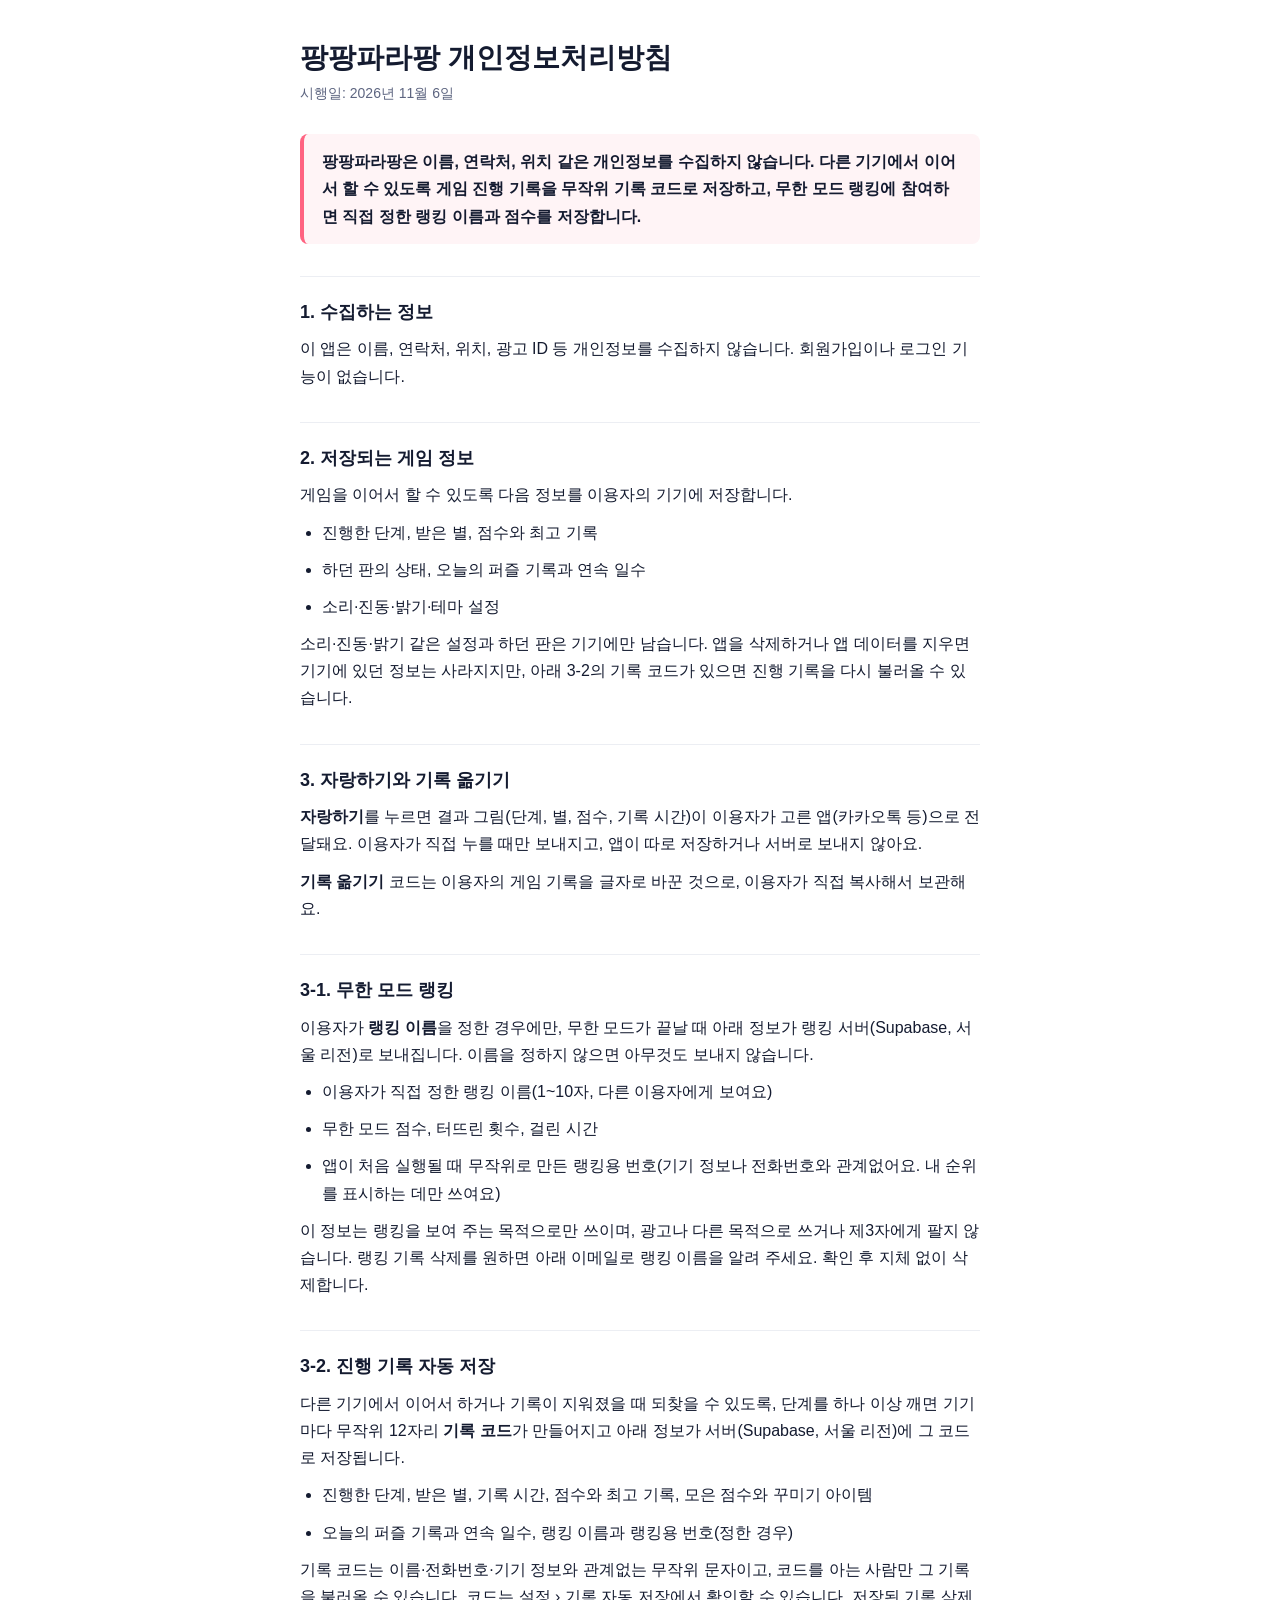
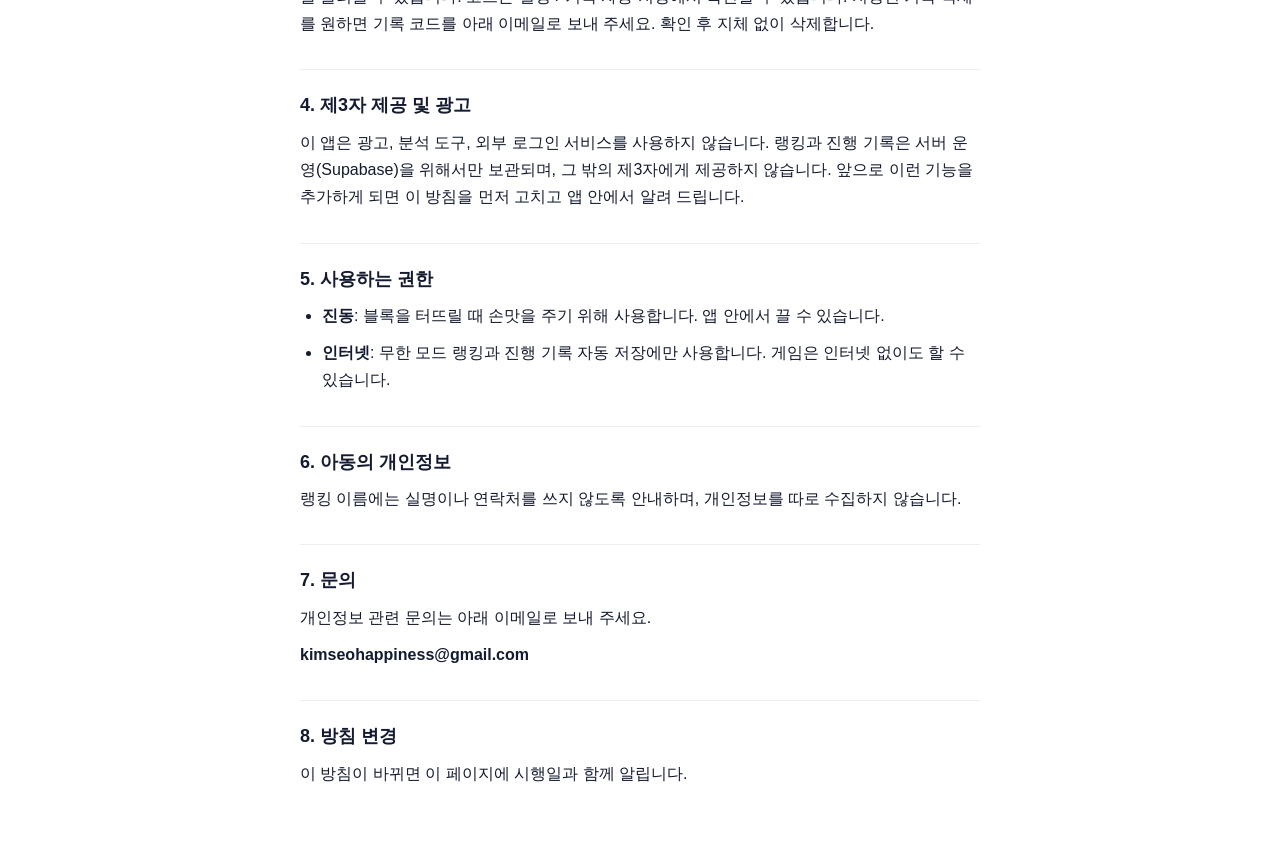
<file: privacy.html>
<!doctype html><html lang="ko"><head><meta charset="utf-8"><meta name="viewport" content="width=device-width,initial-scale=1"><title>팡팡파라팡 개인정보처리방침</title></head><body>
<style>
/* Layout: single readable column, the way a store-linked policy page should look. */
:root{--bg:#ffffff;--ink:#141b30;--muted:#5d6580;--line:#eceef3;--accent:#ff6381;--soft:#fff4f6}
@media (prefers-color-scheme: dark){:root:not([data-theme="light"]){--bg:#191d2b;--ink:#f4f6ff;--muted:#b1b9cf;--line:#333b50;--accent:#ff8099;--soft:#24293a;color-scheme:dark}}
:root[data-theme="dark"]{--bg:#191d2b;--ink:#f4f6ff;--muted:#b1b9cf;--line:#333b50;--accent:#ff8099;--soft:#24293a;color-scheme:dark}
body{margin:0;background:var(--bg);color:var(--ink);font-family:"Apple SD Gothic Neo","Malgun Gothic","Noto Sans KR",sans-serif;font-size:16px;line-height:1.7}
main{max-width:680px;margin:0 auto;padding-block:40px 64px;padding-left:max(16px,env(safe-area-inset-left,0px));padding-right:max(16px,env(safe-area-inset-right,0px))}
h1{font-size:28px;line-height:1.3;margin:0 0 6px;text-wrap:balance}
.date{color:var(--muted);margin:0 0 28px;font-size:14px}
.summary{background:var(--soft);border-left:4px solid var(--accent);padding:14px 18px;border-radius:8px;margin:0 0 32px;font-weight:600}
h2{font-size:18px;margin:32px 0 8px;padding-top:20px;border-top:1px solid var(--line)}
p,li{margin:0 0 10px}ul{padding-left:22px;margin:0 0 10px}
.contact{font-weight:700;user-select:all}
</style>
<main>
  <h1>팡팡파라팡 개인정보처리방침</h1>
  <p class="date">시행일: 2026년 11월 6일</p>
  <p class="summary">팡팡파라팡은 이름, 연락처, 위치 같은 개인정보를 수집하지 않습니다. 다른 기기에서 이어서 할 수 있도록 게임 진행 기록을 무작위 기록 코드로 저장하고, 무한 모드 랭킹에 참여하면 직접 정한 랭킹 이름과 점수를 저장합니다.</p>

  <h2>1. 수집하는 정보</h2>
  <p>이 앱은 이름, 연락처, 위치, 광고 ID 등 개인정보를 수집하지 않습니다. 회원가입이나 로그인 기능이 없습니다.</p>

  <h2>2. 저장되는 게임 정보</h2>
  <p>게임을 이어서 할 수 있도록 다음 정보를 이용자의 기기에 저장합니다.</p>
  <ul>
    <li>진행한 단계, 받은 별, 점수와 최고 기록</li>
    <li>하던 판의 상태, 오늘의 퍼즐 기록과 연속 일수</li>
    <li>소리·진동·밝기·테마 설정</li>
  </ul>
  <p>소리·진동·밝기 같은 설정과 하던 판은 기기에만 남습니다. 앱을 삭제하거나 앱 데이터를 지우면 기기에 있던 정보는 사라지지만, 아래 3-2의 기록 코드가 있으면 진행 기록을 다시 불러올 수 있습니다.</p>

  <h2>3. 자랑하기와 기록 옮기기</h2>
  <p><b>자랑하기</b>를 누르면 결과 그림(단계, 별, 점수, 기록 시간)이 이용자가 고른 앱(카카오톡 등)으로 전달돼요. 이용자가 직접 누를 때만 보내지고, 앱이 따로 저장하거나 서버로 보내지 않아요.</p>
  <p><b>기록 옮기기</b> 코드는 이용자의 게임 기록을 글자로 바꾼 것으로, 이용자가 직접 복사해서 보관해요.</p>

  <h2>3-1. 무한 모드 랭킹</h2>
  <p>이용자가 <b>랭킹 이름</b>을 정한 경우에만, 무한 모드가 끝날 때 아래 정보가 랭킹 서버(Supabase, 서울 리전)로 보내집니다. 이름을 정하지 않으면 아무것도 보내지 않습니다.</p>
  <ul>
    <li>이용자가 직접 정한 랭킹 이름(1~10자, 다른 이용자에게 보여요)</li>
    <li>무한 모드 점수, 터뜨린 횟수, 걸린 시간</li>
    <li>앱이 처음 실행될 때 무작위로 만든 랭킹용 번호(기기 정보나 전화번호와 관계없어요. 내 순위를 표시하는 데만 쓰여요)</li>
  </ul>
  <p>이 정보는 랭킹을 보여 주는 목적으로만 쓰이며, 광고나 다른 목적으로 쓰거나 제3자에게 팔지 않습니다. 랭킹 기록 삭제를 원하면 아래 이메일로 랭킹 이름을 알려 주세요. 확인 후 지체 없이 삭제합니다.</p>

  <h2>3-2. 진행 기록 자동 저장</h2>
  <p>다른 기기에서 이어서 하거나 기록이 지워졌을 때 되찾을 수 있도록, 단계를 하나 이상 깨면 기기마다 무작위 12자리 <b>기록 코드</b>가 만들어지고 아래 정보가 서버(Supabase, 서울 리전)에 그 코드로 저장됩니다.</p>
  <ul>
    <li>진행한 단계, 받은 별, 기록 시간, 점수와 최고 기록, 모은 점수와 꾸미기 아이템</li>
    <li>오늘의 퍼즐 기록과 연속 일수, 랭킹 이름과 랭킹용 번호(정한 경우)</li>
  </ul>
  <p>기록 코드는 이름·전화번호·기기 정보와 관계없는 무작위 문자이고, 코드를 아는 사람만 그 기록을 불러올 수 있습니다. 코드는 설정 › 기록 자동 저장에서 확인할 수 있습니다. 저장된 기록 삭제를 원하면 기록 코드를 아래 이메일로 보내 주세요. 확인 후 지체 없이 삭제합니다.</p>

  <h2>4. 제3자 제공 및 광고</h2>
  <p>이 앱은 광고, 분석 도구, 외부 로그인 서비스를 사용하지 않습니다. 랭킹과 진행 기록은 서버 운영(Supabase)을 위해서만 보관되며, 그 밖의 제3자에게 제공하지 않습니다. 앞으로 이런 기능을 추가하게 되면 이 방침을 먼저 고치고 앱 안에서 알려 드립니다.</p>

  <h2>5. 사용하는 권한</h2>
  <ul>
    <li><b>진동</b>: 블록을 터뜨릴 때 손맛을 주기 위해 사용합니다. 앱 안에서 끌 수 있습니다.</li>
    <li><b>인터넷</b>: 무한 모드 랭킹과 진행 기록 자동 저장에만 사용합니다. 게임은 인터넷 없이도 할 수 있습니다.</li>
  </ul>

  <h2>6. 아동의 개인정보</h2>
  <p>랭킹 이름에는 실명이나 연락처를 쓰지 않도록 안내하며, 개인정보를 따로 수집하지 않습니다.</p>

  <h2>7. 문의</h2>
  <p>개인정보 관련 문의는 아래 이메일로 보내 주세요.</p>
  <p class="contact">kimseohappiness@gmail.com</p>

  <h2>8. 방침 변경</h2>
  <p>이 방침이 바뀌면 이 페이지에 시행일과 함께 알립니다.</p>
</main>
</body></html>
</file>
<file: app/src/main/assets/redesign.css>
:root,:root[data-theme="light"]{--bg:#fff;--surface:#fff;--ink:#141b30;--muted:#5d6580;--line:#eceef3;--pos:#ffdcdf;--pos-ink:#141b30;--neg:#bce5fa;--neg-ink:#102c44;--zero:#e9ddfb;--zero-ink:#282439;--accent:#ff6381;--sel:#ff6f89;--selected:#ff6f89;--btn-shadow:none;--btn-shadow-press:none;--soft-shadow:none;--ok:#141b30;--ok-soft:transparent;color-scheme:light}
:root[data-theme="dark"]{--bg:#191d2b;--surface:#191d2b;--ink:#f4f6ff;--muted:#b1b9cf;--line:#333b50;--pos:#6f4154;--pos-ink:#fff;--neg:#355d77;--neg-ink:#fff;--zero:#55466d;--zero-ink:#fff;--accent:#ff8099;--selected:#d84c70;--sel:#d84c70;--ok:#f4f6ff;--ok-soft:transparent;color-scheme:dark}
*{box-sizing:border-box}body{background:var(--bg)}.app{width:100%;max-width:460px;padding:16px 22px 24px;min-height:100svh}.home{gap:0;min-height:calc(100svh - 40px)}.home-tools{display:flex;justify-content:flex-end;gap:10px;min-height:42px}.quiet-icon{background:none;border:0;padding:9px;min-width:44px;min-height:44px;color:var(--ink);display:inline-grid;place-items:center}.quiet-icon svg{width:24px;height:24px;fill:none;stroke:currentColor;stroke-width:1.8;stroke-linecap:round;stroke-linejoin:round}.hero-art{display:flex;flex-direction:column;align-items:center;padding-top:clamp(28px,6svh,60px)}.brand-art{width:63%;max-width:258px;height:auto;display:block;margin-top:13px}.tag{text-align:center;font-size:15px;margin:28px 0 22px;font-weight:500}.mascot-art{display:block;width:71%;max-width:279px;height:auto;max-height:159px;object-fit:contain;margin:24px auto 46px}.home-modes{margin-top:auto;padding-top:4px;display:grid;grid-template-columns:1fr 1fr;gap:10px}.big-btn{height:64px;min-width:0;border-radius:14px;padding:12px 10px;font-size:17px;justify-content:center;gap:8px;font-weight:700}.mode-icon{font-size:25px;line-height:1}.btn-daily,.btn-endless{background:var(--surface);color:var(--ink);border:1px solid var(--line);box-shadow:none}.btn-stage{grid-column:1/-1;background:var(--accent);color:white;position:relative;font-size:21px}.btn-stage:after{content:'›';position:absolute;right:18px;font-size:28px}.home-foot{display:flex;align-items:center;justify-content:space-between;gap:10px;margin-top:30px;padding-top:16px;border-top:1px solid var(--line)}.home-foot .link-btn{font-size:15px;font-weight:700;color:var(--ink);align-self:auto;text-decoration:none;padding:8px 0;text-align:left}.total{font-size:14px;padding:0;border:0;background:none;margin:0;text-align:right;color:var(--muted);font-weight:500}.total:before{content:none}.minor-label{display:none}
#game{gap:14px!important}.top{min-height:44px}.top h2{font-size:20px}.icon-btn{border:0!important;box-shadow:none;background:none;padding:8px;font-size:16px;min-width:44px;min-height:44px}.hud{display:flex;flex-direction:column;gap:12px}.target{background:none;color:var(--ink);border-radius:0;align-items:center;padding:12px 0 0}.target .lab{font-size:15px;color:var(--muted);font-weight:600}.target .val{font-size:76px;line-height:1.2;letter-spacing:-3px}.target .rule{font-size:15px;font-weight:800;color:var(--ink);background:var(--zero);border-radius:999px;padding:5px 14px;min-height:0;margin-top:6px;text-align:center}.target .rule:empty{display:none}.stats{display:flex;justify-content:center;align-items:center;gap:7px}.stat{border:0;background:none;padding:0;border-radius:0;font-weight:500;gap:4px}.stat span,.stat b{font-size:16px;font-family:var(--body);font-weight:700;color:var(--muted)}.stat b{color:var(--ink);font-weight:900}#stGoalBox{order:2}#stMovesBox{order:0}#stMovesBox:after{content:'·';margin-left:4px;color:var(--muted)}.stats .score-stat{display:none}.board-wrap{order:3}.board{width:min(100%,calc(100svh - 310px));padding:0;border:0;background:none;border-radius:0;box-shadow:none;min-width:240px}.tiles{inset:0;border-radius:0;overflow:visible;z-index:1;pointer-events:none}.tile .face{inset:5%;border-radius:22%;box-shadow:none;font-size:clamp(28px,8vw,41px);font-weight:900;transition:background .12s,transform .12s}.tile.sel .face{background:var(--selected);color:var(--ink);box-shadow:none;transform:none}.path{inset:0;width:100%;height:100%;z-index:0;overflow:visible}.path polyline{display:none}.bridge{fill:var(--selected)}.sumbar{order:4;background:none;border:0;border-radius:0;min-height:42px;padding:0;font-size:22px;color:var(--ink);font-weight:800}.sumbar.idle{font-size:16px;font-weight:700;color:var(--muted)}.sumbar.hit{border:0;background:none;color:var(--ink)}.sumbar .eq{font-size:28px}.actions{order:5;grid-template-columns:1fr 1fr;gap:10px}.act{height:56px;flex-direction:row;justify-content:center;gap:8px;border-radius:13px;box-shadow:none;font-size:17px;padding:10px}.act small{font-size:16px;font-weight:600;color:var(--ink)}.act svg{width:23px;height:23px;stroke-width:1.8}.game-footer{order:6;text-align:center}.game-footer button{font-size:15px;font-weight:700;color:var(--muted);min-height:36px;background:none;border:0}.stat.low b{color:var(--accent)}.tile.hint .face{animation:softHint .5s ease-in-out 3 alternate}@keyframes softHint{to{background:var(--selected);transform:scale(.94)}}
.modal{background:var(--bg);padding:18px;overflow-y:auto}.card{border:0;box-shadow:none;max-width:420px;width:100%;padding:18px 8px;gap:18px;border-radius:0;background:var(--bg)}.card h3{font-size:30px;color:var(--ink)}.card .row button,.card>.primary{min-height:56px;border-radius:13px;font-size:18px;box-shadow:none}.primary{background:var(--accent);color:#fff}.secondary{background:var(--surface);color:var(--ink);border:1px solid var(--line)!important;box-shadow:none}.result-level{font-size:15px;color:var(--muted)}.result-art{width:67%;max-height:140px;object-fit:contain;margin:0 auto}.stars{font-size:40px}.card .score{font-size:44px}.result-label{font-size:14px;color:var(--muted)}.result-bonus{font-size:15px!important}.meta{gap:14px}.meta span{border:0;background:none;border-radius:0;font-size:15px;padding:0}.card .theme-choice{border:1px solid var(--line);background:var(--surface);color:var(--ink);box-shadow:none;padding:14px;display:flex;align-items:center;justify-content:space-between;font-size:16px;border-radius:14px;text-align:left}.theme-choice.chosen{outline:2px solid var(--accent)}.swatches{display:flex;gap:5px}.swatches i{width:24px;height:24px;border-radius:7px;display:block}.theme-note{font-size:14px;display:block;color:var(--muted);margin-top:5px}.theme-reward{padding:10px;border:1px solid var(--line);border-radius:12px;font-size:14px}.flash,.banner{display:none}
@media(max-height:700px){.hero-art{padding-top:18px}.brand-art{max-width:203px}.mascot-art{max-height:115px;margin-bottom:10px}.tag{margin-top:12px}.home-foot{margin-top:18px}.big-btn{height:56px}.target .val{font-size:60px}.target{padding-top:0}.card{gap:12px}.result-art{max-height:104px}}
.btn-stage{border:0;box-shadow:none}.mode-icon svg{width:23px;height:23px;fill:none;stroke:currentColor;stroke-width:1.8;stroke-linecap:round;stroke-linejoin:round}.quiet-icon{font-size:24px}.brand-art,.mascot-art,.result-art{filter:var(--art-filter,none)}
.tile .face,.tile.sel .face{color:#141b30}
@media(max-width:350px){.big-btn{font-size:14px;gap:5px;padding-inline:6px;white-space:nowrap}.btn-stage{font-size:19px}.mode-icon svg{width:20px;height:20px}}
@media(prefers-reduced-motion:reduce){*{scroll-behavior:auto!important}}

/* readable color chips used in tips and how-to */
.chip{display:inline-block;padding:1px 9px;border-radius:8px;font-weight:800;color:#141b30;line-height:1.5}
.chip.p{background:var(--pos)}.chip.n{background:var(--neg)}.chip.z{background:var(--zero)}
/* daily badge on the home button */
.btn-daily{position:relative;overflow:visible}
.day-badge{position:absolute;top:-9px;right:10px;font-size:12px;font-weight:800;line-height:1;padding:5px 8px;border-radius:999px;white-space:nowrap;pointer-events:none}
.day-badge.todo{background:var(--accent);color:#fff}
.day-badge.done{background:var(--surface);color:var(--ink);border:1px solid var(--line)}
.day-badge:empty{display:none}
/* toast: shrink-to-fit used to be capped at half the screen, which wrapped short messages */
.toast{width:max-content;max-width:calc(100% - 40px);box-sizing:border-box;line-height:1.35}
/* first-play coach */
.finger{position:absolute;width:44px;height:44px;border-radius:50%;background:rgba(20,27,48,.28);border:3px solid #fff;box-shadow:0 2px 10px rgba(20,27,48,.25);z-index:8;pointer-events:none;left:0;top:0;opacity:0}
.tile.coach .face{animation:coachPulse 1s ease-in-out infinite alternate}
@keyframes coachPulse{to{background:var(--selected);transform:scale(.95)}}
.sumbar.coach-tip{display:block;font-size:16px;font-weight:700;line-height:1.45;color:var(--ink);text-align:center}
.sumbar.coach-tip b{font-size:20px;font-weight:900;color:var(--accent)}
/* how-to */
.howto-row{display:flex;justify-content:center;align-items:center;gap:8px;font-size:24px;font-weight:900;color:var(--muted)}
.howto-row .mini{box-shadow:none;color:#141b30}.howto-row .mini.p{background:var(--pos)}.howto-row .mini.n{background:var(--neg)}
.howto-row .mini.ans{background:var(--surface);border:2px solid var(--accent);color:var(--accent)}
.howto{margin:0;padding-left:22px;text-align:left;display:flex;flex-direction:column;gap:10px;font-size:16px;line-height:1.55;color:var(--ink)}
.howto b{font-weight:900}
.quiet-icon#btnHelp{font-size:22px;font-weight:900;font-family:var(--body)}
@media(prefers-reduced-motion:reduce){.tile.coach .face{animation:none;background:var(--selected)}}
/* shared result layout */
.result-tip{margin:0;font-size:15px;line-height:1.5;color:var(--muted);font-weight:700}
.result-mascot.sad img{filter:var(--art-filter,none) saturate(.75)}.result-mascot.sad{transform:rotate(-4deg)}
.gift{padding:12px;border-radius:12px;background:var(--zero);color:#141b30;font-weight:800;font-size:15px}
.theme-reward{display:flex;align-items:center;justify-content:space-between;gap:10px;font-weight:800}
.theme-reward .secondary{min-height:44px;padding:8px 14px;border-radius:10px;font-size:15px}
.card>.primary small{display:block;font-size:13px;font-weight:700;opacity:.85;margin-top:2px}
.card>.primary{display:flex;flex-direction:column;align-items:center;justify-content:center}
/* small phones: keep the whole play screen on one page */
@media(max-height:700px){
  .app{padding-top:10px;padding-bottom:12px}#game{gap:8px!important}.top{min-height:40px}
  .target{padding-top:0}.target .lab{font-size:13px}.target .val{font-size:54px;line-height:1.05}
  .target .rule{font-size:14px;padding:3px 12px;margin-top:4px}
  .hud{gap:6px}.sumbar{min-height:34px;font-size:19px}.sumbar .eq{font-size:24px}.sumbar.coach-tip{font-size:14px}
  .act{height:48px}.game-footer button{min-height:30px}
  .board{width:min(100%,calc(100svh - 300px - var(--tapcut,0px) - var(--bigcut,0px)));min-width:180px}
}
@media(max-height:600px){.target .lab{display:none}.target .val{font-size:46px}.board{width:min(100%,calc(100svh - 274px - var(--tapcut,0px) - var(--bigcut,0px)))}.app{padding-top:8px;padding-bottom:12px}}

/* mascot + head accessory: the wrapper takes the image's size so the accessory lands on the pink friend's head */
.mascot-wrap{position:relative;aspect-ratio:900/531;margin:0 auto}
.mascot-wrap>img{display:block;width:100%!important;height:100%!important;max-height:none!important;max-width:none!important;margin:0!important;object-fit:contain}
.home-mascot{width:min(71%,269px);margin:24px auto 46px}
.result-mascot{width:min(67%,237px)}
.acc{position:absolute;left:30%;top:7%;width:27%;transform:translate(-50%,-92%) rotate(-5deg);pointer-events:none;z-index:2}
.acc svg{display:block;width:100%;height:auto;overflow:visible}
.acc:empty{display:none}
@media(max-height:700px){.home-mascot{width:min(71%,195px);margin:16px auto 10px}.result-mascot{width:min(67%,176px)}}
/* settings */
#homeSound,#btnVibe,#btnAppearance{display:none!important}
.set-list{display:flex;flex-direction:column;gap:8px}
.card .set-row{display:flex;align-items:center;justify-content:space-between;gap:12px;text-align:left;padding:14px;border:1px solid var(--line);border-radius:14px;background:var(--surface);color:var(--ink);box-shadow:none;min-height:64px}
.set-row span{display:flex;flex-direction:column;gap:3px;min-width:0}.set-row b{font-size:17px;font-weight:800}.set-row small{font-size:14px;color:var(--muted);font-weight:600;line-height:1.4}
.sw{flex:none;width:50px;height:30px;border-radius:999px;background:var(--line);position:relative;transition:background .15s}
.sw:after{content:"";position:absolute;left:3px;top:3px;width:24px;height:24px;border-radius:50%;background:#fff;box-shadow:0 1px 3px rgba(0,0,0,.25);transition:left .15s}
.sw.on{background:var(--accent)}.sw.on:after{left:23px}
/* tap mode buttons in the sum bar */
.sumbar.tapping{flex-wrap:wrap;gap:8px 10px}
.tap-btns{display:flex;gap:8px;flex-basis:100%;justify-content:center}
.tap-btns button{min-height:48px;min-width:96px;border-radius:12px;font-size:17px;font-weight:800;font-family:var(--body);border:1px solid var(--line);background:var(--surface);color:var(--ink)}
.tap-btns .tap-go{background:var(--accent);border-color:var(--accent);color:#fff;min-width:130px}
.tap-btns button:disabled{opacity:.4}
/* a wrong try dents the moves counter */
.stat.dent b{animation:dent .5s ease}
@keyframes dent{30%{color:var(--accent);transform:scale(1.35)}}
/* home foot wallet */
.wallet-btn{display:flex;align-items:center;gap:8px;background:none;border:0;cursor:pointer;color:var(--ink);font-size:14px!important;padding:8px 0}
.wallet-btn small{font-size:13px;font-weight:700;color:var(--muted);padding:3px 8px;border-radius:999px;background:var(--zero)}
.wallet-btn b{font-weight:900}
/* shop */
.card h4{margin:6px 0 -6px;font-size:16px;text-align:left;color:var(--ink)}
.shop-head{display:flex;justify-content:space-between;gap:10px;text-align:left}
.shop-head small{display:block;font-size:13px;color:var(--muted);font-weight:700}.shop-head b{font-size:20px;font-weight:900}.shop-head .wallet{text-align:right}
.title-bar{height:10px;border-radius:999px;background:var(--line);overflow:hidden}.title-bar i{display:block;height:100%;background:var(--accent);border-radius:999px}
.shop-grid{display:grid;grid-template-columns:repeat(auto-fill,minmax(96px,1fr));gap:8px}
.card .shop-item{display:flex;flex-direction:column;align-items:center;gap:4px;padding:10px 6px;border:1px solid var(--line);border-radius:14px;background:var(--surface);color:var(--ink);font-size:15px;font-weight:800;box-shadow:none;min-height:0}
.shop-item small{display:block;font-size:12px;color:var(--muted);font-weight:700}
.shop-item.chosen{outline:2px solid var(--accent)}
.shop-art{width:56px;height:40px;display:grid;place-items:center}.shop-art svg{width:100%;height:100%}
.card .shop-row{display:flex;align-items:center;justify-content:space-between;gap:10px;text-align:left;padding:12px 14px;border:1px solid var(--line);border-radius:14px;background:var(--surface);color:var(--ink);box-shadow:none;font-size:16px;font-weight:800;min-height:0}
.shop-row small{display:block;font-size:13px;color:var(--muted);font-weight:600;margin-top:3px}.shop-row b{white-space:nowrap;color:var(--accent);font-weight:900}
/* big text */
html.big .tile .face{font-size:clamp(34px,10.5vw,50px)}
html.big .target .val{font-size:92px}html.big .target .lab{font-size:17px}html.big .target .rule{font-size:17px}
html.big .stat span,html.big .stat b{font-size:18px}
html.big .sumbar{font-size:26px}html.big .sumbar .eq{font-size:32px}html.big .sumbar.idle,html.big .sumbar.coach-tip{font-size:18px}
html.big .act{font-size:19px;height:60px}html.big .act small{font-size:18px}
html.big .big-btn{font-size:19px}html.big .btn-stage{font-size:23px}html.big .tag{font-size:17px}
html.big .home-foot .link-btn,html.big .wallet-btn{font-size:16px!important}
html.big .toast{font-size:19px}html.big .card p,html.big .howto,html.big .result-tip{font-size:18px}
html.big .set-row b{font-size:19px}html.big .set-row small{font-size:16px}
@media(max-height:700px){html.big .target .val{font-size:62px}html.big .act{height:52px}}
@media(max-height:700px){.tap-btns button{min-height:42px}.sumbar.tapping{gap:4px 10px}html.big .target .val{font-size:54px}html.big .act{height:48px}html.big .sumbar{font-size:22px}html.big .sumbar .eq{font-size:26px}}
html.tap{--tapcut:54px}html.big{--bigcut:14px}
@media(max-height:600px){html.big{--bigcut:30px}}

/* number locks: just a faded grey block (darker grey = double lock) */
:root{--lock-bg:#f1f2f6;--lock-ink:#b4b9c6;--lock2-bg:#dfe2ea;--lock2-ink:#9097a7}
:root[data-theme="dark"]{--lock-bg:#252a3a;--lock-ink:#5c647a;--lock2-bg:#323849;--lock2-ink:#737b91}
.tile .lock{display:none}
.tile.locked .face,.tile.locked.sel .face{background:var(--lock-bg)!important;color:var(--lock-ink)!important}
.tile.locked[data-lock="2"] .face{background:var(--lock2-bg)!important;color:var(--lock2-ink)!important}
.tile .face{transition:background .25s,color .25s,transform .12s}
.tile.unlock .face{animation:unlockPop .4s ease}
@keyframes unlockPop{40%{transform:scale(1.1)}}
.chip.lockchip{background:var(--lock-bg);color:var(--lock-ink)}.chip.lockchip.two{background:var(--lock2-bg);color:var(--lock2-ink)}
/* the connector vanishes together with the blocks */
#bridges{transition:opacity .12s ease-out}#bridges.fade{opacity:0}

/* ===================== tablets & landscape ===================== */
/* Numbers scale with the board itself, so big boards get big numbers. */
.board{container-type:inline-size}
.tile .face{font-size:clamp(26px,10cqw,88px)}
html.big .tile .face{font-size:clamp(32px,12.5cqw,100px)}

/* Tablet size (either orientation): roomier column and larger type */
@media (min-width:600px) and (min-height:700px){
  .app{max-width:640px;padding-left:max(32px,env(safe-area-inset-left,0px));padding-right:max(32px,env(safe-area-inset-right,0px))}
  .top h2{font-size:26px}.icon-btn,.quiet-icon{min-width:52px;min-height:52px}.quiet-icon svg{width:28px;height:28px}
  .target .lab{font-size:18px}.target .val{font-size:112px}.target .rule{font-size:18px;padding:6px 16px}
  .stat span,.stat b{font-size:20px}
  .sumbar{font-size:28px;min-height:54px}.sumbar .eq{font-size:36px}.sumbar.idle,.sumbar.coach-tip{font-size:19px}
  .act{height:68px;font-size:20px;border-radius:16px}.act small{font-size:20px}.act svg{width:28px;height:28px}
  .game-footer button{font-size:17px;min-height:44px}
  .board{width:min(100%,calc(100svh - 530px))}
  .brand-art{max-width:340px}.tag{font-size:19px}.home-mascot{width:min(71%,360px)}
  .big-btn{height:76px;font-size:21px;border-radius:18px}.btn-stage{font-size:25px}
  .home-foot .link-btn,.wallet-btn{font-size:17px!important}
  .card{max-width:520px}.card h3{font-size:34px}.card p,.result-tip,.howto{font-size:18px}
  .card .row button,.card>.primary{min-height:64px;font-size:20px}
  .toast{font-size:19px;padding:15px 26px}
  .tap-btns button{min-height:56px;font-size:19px;min-width:120px}
  html.big .target .val{font-size:128px}html.big .sumbar{font-size:32px}
}

/* Landscape: game becomes two columns (info left, board right); home puts the buttons beside the art */
@media (orientation:landscape) and (min-width:640px){
  .app{max-width:1180px}
  #game:not([hidden]){display:grid!important;grid-template-columns:minmax(260px,1fr) auto;column-gap:clamp(24px,4vw,56px);row-gap:12px;
    grid-template-areas:"top board" "hud board" "sum board" "act board" "foot board";align-content:center;min-height:calc(100svh - 40px)}
  #game .top{grid-area:top}#game .hud{grid-area:hud}#game .sumbar{grid-area:sum}#game .actions{grid-area:act}#game .game-footer{grid-area:foot}
  #game .board-wrap{grid-area:board;align-self:center}
  #game .board{width:min(calc(100svh - 84px),56vw,820px);min-width:0}
  .home:not([hidden]){display:grid!important;grid-template-columns:1.1fr 1fr;column-gap:clamp(24px,5vw,72px);
    grid-template-areas:"tools tools" "hero ." "hero modes" "hero foot" "hero .";grid-template-rows:auto 1fr auto auto 1fr;align-items:center;min-height:calc(100svh - 40px)}
  .home-tools{grid-area:tools}.hero-art{grid-area:hero;padding-top:0}.home-modes{grid-area:modes;align-self:center;margin-top:0}.home-foot{grid-area:foot;align-self:start}
  .home-mascot{width:min(71%,calc((100svh - 330px)*1.69),380px);margin:14px auto 0}
  .brand-art{max-width:min(320px,calc((100svh - 200px)*1.2))}
}
/* short landscape (phones on their side) */
@media (orientation:landscape) and (min-width:640px) and (max-height:520px){
  #game:not([hidden]){row-gap:6px}#game .target .lab{display:none}#game .target .val{font-size:44px}
  #game .act{height:44px}#game .board{width:min(calc(100svh - 24px),56vw)}
  .tag{margin:8px 0}.home-mascot{display:none}.home-foot{margin-top:10px}
}
@media (min-width:600px) and (min-height:700px) and (max-height:1000px) and (orientation:portrait){
  .brand-art{max-width:290px}.home-mascot{width:min(60%,290px);margin:16px auto 24px}.tag{margin:18px 0 10px}.big-btn{height:68px}
}
@media (min-width:700px) and (min-height:1100px) and (orientation:portrait){
  .app{max-width:740px}.brand-art{max-width:400px}.home-mascot{width:min(75%,440px);margin:28px auto 56px}.tag{font-size:21px}
  .board{width:min(100%,calc(100svh - 560px))}
}
/* 자랑하기 / 기록 옮기기 / 의견 */
.card .share-btn{display:flex;align-items:center;justify-content:center;gap:8px;min-height:52px;border:0;border-radius:13px;background:#FEE500;color:#191600;font-size:17px;font-weight:800;font-family:var(--body);box-shadow:none}
.share-btn svg{width:22px;height:22px;fill:#191600}
.share-btn:disabled{opacity:.6}
.share-img{display:block;width:min(100%,300px);margin:0 auto;border-radius:16px;box-shadow:0 4px 18px rgba(20,27,48,.14)}
.tr-box{width:100%;box-sizing:border-box;border:1px solid var(--line);border-radius:12px;padding:12px;font:600 14px/1.5 var(--body);color:var(--ink);background:var(--surface);resize:none;word-break:break-all}
.card .set-row .chev{font-style:normal;font-size:24px;color:var(--muted);flex:none}
@media (min-width:600px) and (min-height:700px){.card .share-btn{min-height:62px;font-size:19px}.share-img{width:min(100%,380px)}}

/* ===== 얼음 블록 (시안 B) — 기존 색은 그대로 쓰고 얼음 질감만 얹어요 ===== */
:root{--frost:url("data:image/svg+xml,%3Csvg xmlns='http://www.w3.org/2000/svg' width='120' height='120'%3E%3Cfilter id='n'%3E%3CfeTurbulence type='fractalNoise' baseFrequency='.9' numOctaves='2' stitchTiles='stitch'/%3E%3CfeColorMatrix values='0 0 0 0 1 0 0 0 0 1 0 0 0 0 1 0 0 0 .55 0'/%3E%3C/filter%3E%3Crect width='120' height='120' filter='url(%23n)'/%3E%3C/svg%3E");
  --crack:url("data:image/svg+xml,%3Csvg xmlns='http://www.w3.org/2000/svg' viewBox='0 0 100 100'%3E%3Cg fill='none' stroke='white' stroke-linecap='round'%3E%3Cpath d='M64 100 L70 78 L62 66 L74 52' stroke-width='1.3' opacity='.75'/%3E%3Cpath d='M70 78 L84 72' stroke-width='.9' opacity='.6'/%3E%3Cpath d='M0 36 L14 40 L22 32' stroke-width='1' opacity='.55'/%3E%3C/g%3E%3C/svg%3E");
  --ice-hi:.92;--ice-mid:.35;--ice-facet:.55;--ice-rim:.95;--ice-glow:.7;--surface:rgba(255,255,255,.72);
  --page:linear-gradient(180deg,#eef5fb 0%,#f6f8fc 45%,#fbf4f7 100%)}
:root[data-theme="dark"]{--surface:rgba(255,255,255,.05);
  --page:linear-gradient(180deg,#161b29 0%,#191d2b 45%,#1f1b2a 100%)}
@media (prefers-color-scheme:dark){:root:not([data-theme="light"]){--surface:rgba(255,255,255,.05);--page:linear-gradient(180deg,#161b29 0%,#191d2b 45%,#1f1b2a 100%)}}
/* 화면 전체에 아주 옅은 얼음빛 배경 */
html,body{background:var(--page) fixed!important;min-height:100%}
.modal{background:var(--page) fixed!important}
.card{background:transparent}
/* 블록 */
.tile .face{--base:var(--pos);--deep:color-mix(in oklch,var(--pos),var(--selected) 32%);--ink:color-mix(in oklch,var(--selected),black 48%);
  isolation:isolate;overflow:hidden;border-radius:20%!important;color:var(--ink)!important;background-color:var(--base);
  background-image:
    linear-gradient(118deg,rgba(255,255,255,0) 0 52%,rgba(255,255,255,var(--ice-facet)) 52% 55%,rgba(255,255,255,calc(var(--ice-facet)*.22)) 55% 63%,rgba(255,255,255,0) 63%),
    linear-gradient(140deg,rgba(255,255,255,var(--ice-hi)) 0%,rgba(255,255,255,var(--ice-mid)) 26%,rgba(255,255,255,0) 50%),
    linear-gradient(140deg,transparent 35%,var(--deep) 115%)!important;
  border:2px solid rgba(255,255,255,var(--ice-rim));
  box-shadow:inset 0 0 0 2px rgba(255,255,255,calc(var(--ice-rim)*.35)),inset 0 0 8px 1px rgba(255,255,255,var(--ice-glow)),
    0 0 0 1px color-mix(in srgb,var(--deep) 30%,transparent),0 2px 4px -2px rgba(70,110,170,.25)!important;
  text-shadow:0 0 8px rgba(255,255,255,var(--ice-glow)),0 1px 0 rgba(255,255,255,calc(var(--ice-glow)*.9))}
.tile .face.n{--base:var(--neg);--deep:color-mix(in oklch,var(--neg),#1d6fd1 30%);--ink:color-mix(in oklch,var(--neg),#06264f 85%)}
.tile .face.z{--base:var(--zero);--deep:color-mix(in oklch,var(--zero),#5a6380 30%);--ink:#30364e}
/* 가장자리 서리 */
.tile .face:before{content:'';position:absolute;inset:0;z-index:-1;opacity:.35;background:var(--frost);mix-blend-mode:screen;
  -webkit-mask:radial-gradient(70% 70% at 50% 50%,transparent 35%,#000 100%);mask:radial-gradient(70% 70% at 50% 50%,transparent 35%,#000 100%)}
/* 잔금과 작은 기포 (블록마다 방향이 달라요) */
.tile .face:after{content:'';position:absolute;inset:0;z-index:-1;pointer-events:none;
  background:var(--crack) center/100% 100% no-repeat,
   radial-gradient(circle at 24% 70%,rgba(255,255,255,.85) 0 1.6%,transparent 2.4%),
   radial-gradient(circle at 30% 80%,rgba(255,255,255,.6) 0 1%,transparent 1.6%),
   radial-gradient(circle at 80% 24%,rgba(255,255,255,.7) 0 1.2%,transparent 2%)}
.tile:nth-child(3n+1) .face:after{transform:scaleX(-1)}
.tile:nth-child(3n+2) .face:after{transform:rotate(180deg)}
.tile:nth-child(4n) .face:after{transform:scaleY(-1)}
.tile.locked .face:after,.tile.locked .face:before{display:none}
/* 이을 때: 누른 블록과 연결이 한 덩어리 젤리로 섞여요. 덩어리는 판 아래(#bridges)에 그리고, 블록에는 얼음 광택만 남겨요 */
.tile.sel .face{border-color:transparent!important;background-color:transparent!important;--ink:color-mix(in oklch,var(--selected),black 62%);
  background-image:
    linear-gradient(118deg,rgba(255,255,255,0) 0 52%,rgba(255,255,255,calc(var(--ice-facet)*.7)) 52% 55%,rgba(255,255,255,calc(var(--ice-facet)*.15)) 55% 63%,rgba(255,255,255,0) 63%),
    linear-gradient(140deg,rgba(255,255,255,calc(var(--ice-hi)*.6)) 0%,rgba(255,255,255,calc(var(--ice-mid)*.35)) 26%,rgba(255,255,255,0) 50%)!important;
  box-shadow:none!important;text-shadow:0 0 6px rgba(255,255,255,calc(var(--ice-glow)*1.1))}
.tile.sel .face:before{opacity:.2}
#bridges{filter:url(#goo)}
.bridge,.blob{fill:var(--selected)}

/* ===== 랭킹 — 블록과 같은 얼음 젤리 느낌 ===== */
/* 얼음 블록 공통 질감 */
.ice-chip,.pd-block,.rk-tabs button.on,.rl-ico,.rk-trophy{position:relative;isolation:isolate;overflow:hidden;
  background-image:
    linear-gradient(118deg,rgba(255,255,255,0) 0 52%,rgba(255,255,255,.5) 52% 55%,rgba(255,255,255,.12) 55% 63%,rgba(255,255,255,0) 63%),
    linear-gradient(140deg,rgba(255,255,255,.9) 0%,rgba(255,255,255,.32) 26%,rgba(255,255,255,0) 50%),
    linear-gradient(140deg,transparent 35%,var(--ice-deep,color-mix(in oklch,var(--pos),var(--selected) 32%)) 115%);
  background-color:var(--ice-base,var(--pos));border:2px solid rgba(255,255,255,.95);
  box-shadow:inset 0 0 0 2px rgba(255,255,255,.33),inset 0 0 8px 1px rgba(255,255,255,.7),0 2px 4px -2px rgba(70,110,170,.25)}
.ice-chip:after,.pd-block:after{content:'';position:absolute;inset:0;z-index:-1;pointer-events:none;
  background:var(--crack) center/100% 100% no-repeat,radial-gradient(circle at 24% 72%,rgba(255,255,255,.85) 0 2.4%,transparent 3.4%),radial-gradient(circle at 80% 24%,rgba(255,255,255,.7) 0 2%,transparent 3%)}
/* 코랄 젤리(1등, 나) */
.ice-chip.sel,.pd1 .pd-block,.rk-tabs button.on,.rl-ico,.rk-trophy{--ice-base:var(--selected);--ice-deep:color-mix(in oklch,var(--selected),#b0123f 30%);border-color:rgba(255,255,255,.75)}
.pd2 .pd-block{--ice-base:var(--neg);--ice-deep:color-mix(in oklch,var(--neg),#1d6fd1 30%)}
.pd3 .pd-block{--ice-base:var(--zero);--ice-deep:color-mix(in oklch,var(--zero),#5a6380 30%)}

.card.rank-card{gap:14px;padding-top:8px}
.rk-head{display:flex;flex-direction:column;align-items:center;gap:4px}
.rk-head h3{margin:6px 0 0}.rk-head p{margin:0;color:var(--muted);font-weight:700;font-size:15px}
.rk-trophy{width:58px;height:58px;border-radius:20px;display:grid;place-items:center;color:#fff}
.rk-trophy svg,.rl-ico svg{width:30px;height:30px;fill:none;stroke:currentColor;stroke-width:2;stroke-linecap:round;stroke-linejoin:round;filter:drop-shadow(0 1px 0 rgba(150,20,60,.25))}
/* 탭: 반투명 얼음판 위 코랄 젤리 알약 */
.rk-tabs{display:grid;grid-template-columns:1fr 1fr;gap:4px;padding:4px;border-radius:18px;background:rgba(255,255,255,.55);border:1.5px solid rgba(255,255,255,.95);box-shadow:inset 0 1px 6px rgba(90,140,190,.12)}
.rk-tabs button{min-height:46px;border:2px solid transparent;border-radius:14px;background:none;color:var(--muted);font:800 17px var(--body);cursor:pointer}
.rk-tabs button.on{color:#fff;text-shadow:0 1px 0 rgba(150,20,60,.3)}
.rk-body{display:flex;flex-direction:column;gap:12px;max-height:min(50svh,430px);overflow-y:auto;padding:4px 2px}
/* 시상대: 2등·1등·3등 얼음 블록 */
.rk-podium{display:grid;grid-template-columns:1fr 1.15fr 1fr;align-items:end;gap:10px;padding:8px 4px 0}
.pd{display:flex;flex-direction:column;align-items:center;gap:2px;min-width:0}
.pd-name{font:800 15px var(--body);color:var(--ink);max-width:100%;overflow:hidden;text-overflow:ellipsis;white-space:nowrap}
.pd-score{font:900 16px var(--body);color:var(--muted);font-variant-numeric:tabular-nums;margin-bottom:6px}
.pd-block{width:100%;border-radius:22px 22px 14px 14px;display:grid;place-items:center;font:900 34px var(--display,var(--body));color:color-mix(in oklch,var(--selected),black 48%)}
.pd-block span{text-shadow:0 0 8px rgba(255,255,255,.8),0 1px 0 rgba(255,255,255,.8)}
.pd1 .pd-block{height:118px;font-size:46px;color:#fff}.pd1 .pd-block span{text-shadow:0 2px 0 rgba(150,20,60,.25)}
.pd2 .pd-block{height:88px;color:color-mix(in oklch,var(--neg),#06264f 85%)}.pd3 .pd-block{height:70px;color:#30364e}
.pd1 .pd-name{font-size:17px}.pd1 .pd-score{color:var(--ink);font-size:18px}
.pd1:before{content:'';width:26px;height:18px;margin-bottom:2px;background:#ffc93c;clip-path:polygon(0 100%,0 25%,25% 60%,50% 0,75% 60%,100% 25%,100% 100%);filter:drop-shadow(0 1px 0 #e0a100)}
.pd.empty{visibility:hidden}
.pd em,.rk-row em{font-style:normal;font-size:12px;font-weight:900;color:#fff;background:var(--selected);border-radius:999px;padding:2px 7px;margin-left:5px;vertical-align:2px}
/* 4등부터: 서리 낀 유리 카드 */
.rk-rows{display:flex;flex-direction:column;gap:8px}
.rk-row,.rk-me{display:grid;grid-template-columns:44px 1fr auto;align-items:center;gap:12px;min-height:58px;padding:7px 16px 7px 8px;border-radius:18px;text-align:left;
  background:rgba(255,255,255,.62);border:1.5px solid rgba(255,255,255,.95);box-shadow:0 2px 6px -3px rgba(70,110,170,.25),inset 0 1px 0 rgba(255,255,255,.9)}
.ice-chip{width:44px;height:44px;border-radius:14px;display:grid;place-items:center;font:900 19px var(--body);color:color-mix(in oklch,var(--selected),black 48%)}
.ice-chip span{text-shadow:0 0 6px rgba(255,255,255,.9)}.ice-chip.sel{color:#fff}.ice-chip.sel span{text-shadow:0 1px 0 rgba(150,20,60,.3)}
.rk-row .nm,.rk-me .nm{font:800 17px var(--body);color:var(--ink);overflow:hidden;text-overflow:ellipsis;white-space:nowrap}
.rk-row .sc,.rk-me .sc{font:900 18px var(--body);color:var(--ink);font-variant-numeric:tabular-nums}
.rk-row.me{border-color:color-mix(in srgb,var(--selected) 55%,white);background:color-mix(in srgb,var(--selected) 12%,rgba(255,255,255,.7))}
.rk-me{border:2px solid color-mix(in srgb,var(--selected) 50%,white)}
.rk-me .nm small{display:block;font-size:13px;color:var(--muted);font-weight:700}
.rk-me .rk-hint{grid-column:1/-1;text-align:center;color:var(--muted);font-weight:700;font-size:15px;padding:4px}
.rk-me[hidden]{display:none}
.rk-empty{display:flex;flex-direction:column;align-items:center;gap:4px;padding:18px 8px 10px;text-align:center}
.rk-empty img{width:150px;margin-bottom:8px}.rk-empty b{font-size:18px;color:var(--ink)}.rk-empty span{color:var(--muted);font-weight:700}
.rk-loading{display:flex;justify-content:center;gap:8px;padding:48px 0}
.rk-loading i{width:16px;height:16px;border-radius:6px;background:var(--selected);opacity:.35;animation:rkDot 1s ease-in-out infinite}
.rk-loading i:nth-child(2){animation-delay:.15s;background:var(--neg)}.rk-loading i:nth-child(3){animation-delay:.3s;background:var(--zero)}
@keyframes rkDot{50%{opacity:1;transform:translateY(-6px)}}
.rk-actions{display:grid;grid-template-columns:1fr 1fr;gap:10px}.rk-actions button{margin:0}
/* 결과 화면의 랭킹 칸 */
.rank-line{display:grid;grid-template-columns:48px 1fr auto;align-items:center;gap:12px;width:100%;min-height:64px;padding:8px 14px 8px 8px;border-radius:20px;text-align:left;cursor:pointer;
  background:rgba(255,255,255,.62);border:1.5px solid rgba(255,255,255,.95);box-shadow:0 2px 6px -3px rgba(70,110,170,.25);color:var(--ink);font-family:var(--body)}
.rl-ico{width:48px;height:48px;border-radius:15px;display:grid;place-items:center;color:#fff}.rl-ico svg{width:26px;height:26px}
.rl-txt{display:flex;flex-direction:column;font-weight:700;font-size:16px}.rl-txt b{font-size:18px;font-weight:900}.rl-txt small{font-size:14px;color:var(--muted);font-weight:700}
.rank-line .chev{font-style:normal;font-size:24px;color:var(--muted)}
:root[data-theme="dark"] .rk-tabs,:root[data-theme="dark"] .rk-row,:root[data-theme="dark"] .rk-me,:root[data-theme="dark"] .rank-line{background:rgba(255,255,255,.06);border-color:rgba(255,255,255,.14)}
@media (prefers-color-scheme:dark){:root:not([data-theme="light"]) .rk-tabs,:root:not([data-theme="light"]) .rk-row,:root:not([data-theme="light"]) .rk-me,:root:not([data-theme="light"]) .rank-line{background:rgba(255,255,255,.06);border-color:rgba(255,255,255,.14)}}
.nick-in{font:800 20px var(--body);text-align:center}
.nick-err{color:var(--accent);font-weight:800;font-size:15px;min-height:20px;margin:0}
.quiet-icon#btnRank svg{fill:none;stroke:currentColor;stroke-width:1.8;stroke-linecap:round;stroke-linejoin:round}

/* ===== 기록 자동 저장 ===== */
.cloud-code{font:900 30px/1.2 var(--body);letter-spacing:2px;text-align:center;padding:16px 10px;border-radius:18px;background:rgba(255,255,255,.62);border:1.5px solid rgba(255,255,255,.95);box-shadow:0 2px 6px -3px rgba(70,110,170,.25);color:var(--ink);user-select:all;font-variant-numeric:tabular-nums}
:root[data-theme="dark"] .cloud-code{background:rgba(255,255,255,.06);border-color:rgba(255,255,255,.14)}
.cloud-at{margin:-4px 0 0;text-align:center;color:var(--muted);font-weight:700;font-size:14px}
.cloud-warn{font-size:14px}
</file>
